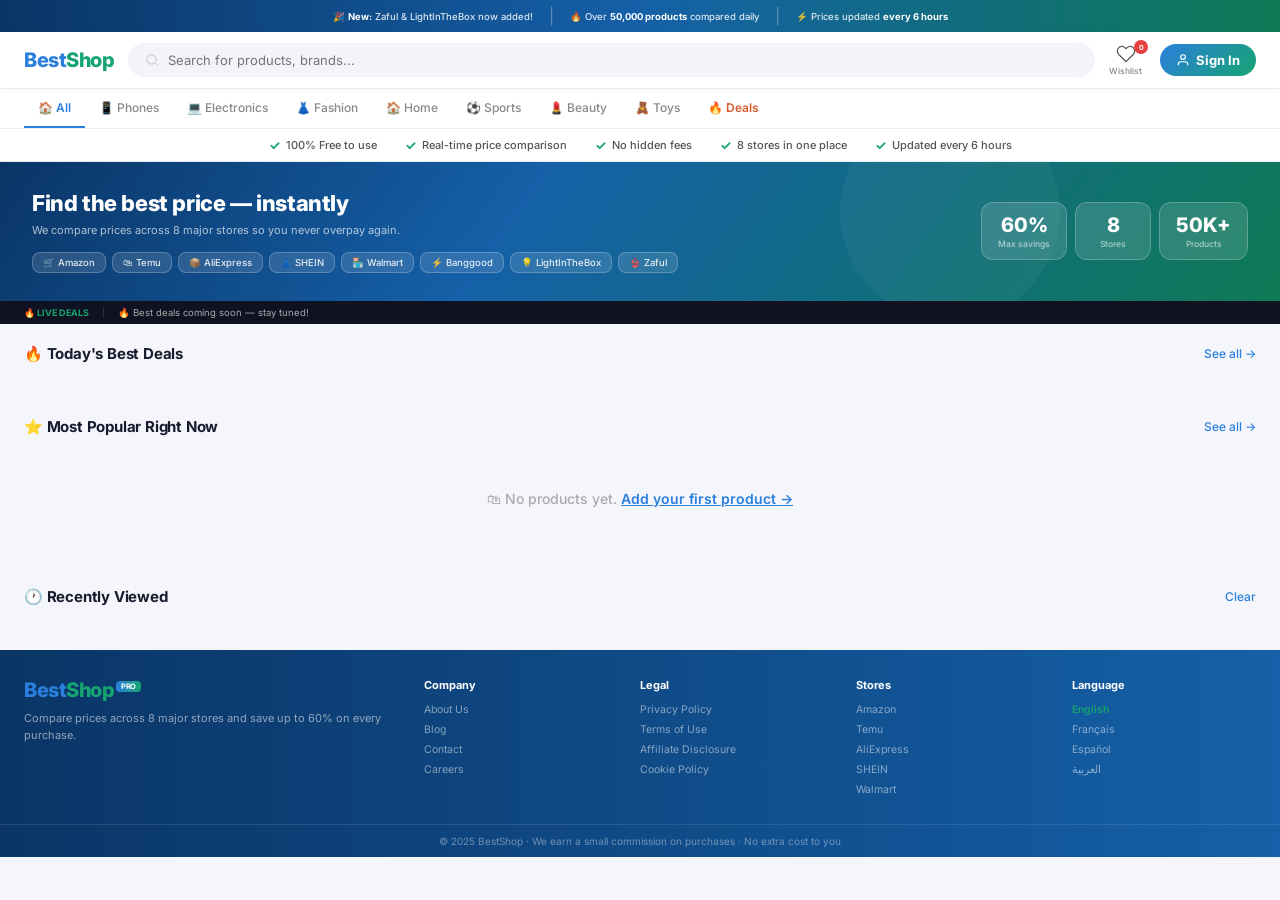
<file: index.html>
<!DOCTYPE html>
<html lang="en">
<head>
  <head>
  <!-- Google tag (gtag.js) -->
<script async src="https://www.googletagmanager.com/gtag/js?id=G-N4NDZJ22W3"></script>
<script>
  window.dataLayer = window.dataLayer || [];
  function gtag(){dataLayer.push(arguments);}
  gtag('js', new Date());

  gtag('config', 'G-N4NDZJ22W3');
</script>
  <meta charset="UTF-8" />
  <meta name="viewport" content="width=device-width, initial-scale=1.0"/>
  <title>BestShop — Compare Prices Across 8 Stores</title>
  <link rel="preconnect" href="https://fonts.googleapis.com">
  <link href="https://fonts.googleapis.com/css2?family=Inter:wght@400;500;600;700;800&display=swap" rel="stylesheet">
  <link rel="stylesheet" href="css/style.css" />
</head>
<body>

  <!-- ANNOUNCEMENT BAR -->
  <div class="announce-bar">
    <span>🎉 <strong>New:</strong> Zaful & LightInTheBox now added!</span>
    <div class="sep">|</div>
    <span>🔥 Over <strong>50,000 products</strong> compared daily</span>
    <div class="sep">|</div>
    <span>⚡ Prices updated <strong>every 6 hours</strong></span>
  </div>

  <!-- NAVBAR -->
  <nav class="navbar">
    <a href="/" class="logo" style="text-decoration:none">
      <span class="best">Best</span><span class="shop">Shop</span>
    </a>
    <div class="search-bar">
      <svg viewBox="0 0 24 24"><circle cx="11" cy="11" r="8"/><path d="m21 21-4.35-4.35"/></svg>
      <input type="text" placeholder="Search for products, brands..." id="searchInput" onkeypress="if(event.key==='Enter')doSearch()"/>
    </div>
    <div class="nav-icons">
      <a href="pages/wishlist.html" class="nav-icon" style="text-decoration:none;position:relative">
        <svg viewBox="0 0 24 24"><path d="M20.84 4.61a5.5 5.5 0 0 0-7.78 0L12 5.67l-1.06-1.06a5.5 5.5 0 0 0-7.78 7.78l1.06 1.06L12 21.23l7.78-7.78 1.06-1.06a5.5 5.5 0 0 0 0-7.78z"/></svg>
        <span class="notif-badge" id="wishBadge">0</span>
        <small>Wishlist</small>
      </a>
      <div id="authArea"></div>
    </div>
  </nav>
  

  <!-- CATEGORIES -->
  <div class="categories">
    <div class="cat active">🏠 All</div>
    <div class="cat">📱 Phones</div>
    <div class="cat">💻 Electronics</div>
    <div class="cat">👗 Fashion</div>
    <div class="cat">🏠 Home</div>
    <div class="cat">⚽ Sports</div>
    <div class="cat">💄 Beauty</div>
    <div class="cat">🧸 Toys</div>
    <div class="cat hot">🔥 Deals</div>
  </div>

  <!-- TRUST BAR -->
  <div class="trust-bar">
    <div class="trust-item"><span class="check">✓</span> 100% Free to use</div>
    <div class="trust-item"><span class="check">✓</span> Real-time price comparison</div>
    <div class="trust-item"><span class="check">✓</span> No hidden fees</div>
    <div class="trust-item"><span class="check">✓</span> 8 stores in one place</div>
    <div class="trust-item"><span class="check">✓</span> Updated every 6 hours</div>
  </div>

  <!-- HERO -->
  <div class="hero">
    <div class="hero-left">
      <h1>Find the best price — instantly</h1>
      <p>We compare prices across 8 major stores so you never overpay again.</p>
      <div class="stores-pills">
        <span class="pill">🛒 Amazon</span>
        <span class="pill">🛍 Temu</span>
        <span class="pill">📦 AliExpress</span>
        <span class="pill">👗 SHEIN</span>
        <span class="pill">🏪 Walmart</span>
        <span class="pill">⚡ Banggood</span>
        <span class="pill">💡 LightInTheBox</span>
        <span class="pill">👙 Zaful</span>
      </div>
    </div>
    <div class="hero-right">
      <div class="hstat"><div class="num">60%</div><div class="lbl">Max savings</div></div>
      <div class="hstat"><div class="num">8</div><div class="lbl">Stores</div></div>
      <div class="hstat"><div class="num">50K+</div><div class="lbl">Products</div></div>
    </div>
  </div>

  <!-- TICKER -->
  <div class="ticker">
    <div class="ticker-label">🔥 LIVE DEALS</div>
    <div class="ticker-track">
      <span>🔥 Best deals coming soon — stay tuned!</span>
    </div>
  </div>
  <!-- DEALS SECTION -->
  <section class="section">
    <div class="section-header">
      <h2>🔥 Today's Best Deals</h2>
      <a href="#">See all →</a>
    </div>
    <div class="deals-row">

    </div>
  </section>

  <!-- PRODUCTS SECTION -->
  <section class="section">
    <div class="section-header">
      <h2>⭐ Most Popular Right Now</h2>
      <a href="#">See all →</a>
    </div>
    <div class="products-grid">
      <div class="empty-state">
        🛍 No products yet.
        <a href="pages/add-product.html">Add your first product →</a>
      </div>
    </div>
  </section>

  <!-- RECENTLY VIEWED -->
  <section class="section">
    <div class="section-header">
      <h2>🕐 Recently Viewed</h2>
      <a href="#">Clear</a>
    </div>
    <div class="recently-row"></div>
  </section>

     

  <!-- FOOTER -->
  <footer class="footer">
    <div class="footer-top">
      <div class="footer-brand">
        <div class="logo"><span class="best">Best</span><span class="shop">Shop</span><sup>PRO</sup></div>
        <p>Compare prices across 8 major stores and save up to 60% on every purchase.</p>
      </div>
      <div class="footer-links">
        <h4>Company</h4>
        <a href="#">About Us</a>
        <a href="#">Blog</a>
        <a href="#">Contact</a>
        <a href="#">Careers</a>
      </div>
      <div class="footer-links">
        <h4>Legal</h4>
        <a href="#">Privacy Policy</a>
        <a href="#">Terms of Use</a>
        <a href="#">Affiliate Disclosure</a>
        <a href="#">Cookie Policy</a>
      </div>
      <div class="footer-links">
        <h4>Stores</h4>
        <a href="#">Amazon</a>
        <a href="#">Temu</a>
        <a href="#">AliExpress</a>
        <a href="#">SHEIN</a>
        <a href="#">Walmart</a>
      </div>
      <div class="footer-links">
        <h4>Language</h4>
        <a href="#" class="lang-active">English</a>
        <a href="#">Français</a>
        <a href="#">Español</a>
        <a href="#">العربية</a>
      </div>
    </div>
    <div class="footer-bottom">
      <span>© 2025 BestShop · We earn a small commission on purchases · No extra cost to you</span>
    </div>
  </footer>
<script>
    let currentUser = null;
    try { currentUser = JSON.parse(localStorage.getItem('bs_user')); } catch(e) {}
    function renderAuth() {
      const area = document.getElementById('authArea');
      if (currentUser) {
        const initial = (currentUser.name || currentUser.email || 'U')[0].toUpperCase();
        area.innerHTML = `<a href="pages/profile.html" style="display:flex;align-items:center;gap:6px;background:#f0f7ff;border:1.5px solid #d0e8ff;border-radius:20px;padding:6px 12px;font-size:12px;font-weight:700;color:#2B7FDD;cursor:pointer;text-decoration:none"><div style="width:22px;height:22px;border-radius:50%;background:linear-gradient(135deg,#2B7FDD,#16A472);color:#fff;font-size:10px;font-weight:800;display:flex;align-items:center;justify-content:center">${initial}</div>${currentUser.name?.split(' ')[0] || 'Account'}</a>`;
      } else {
        area.innerHTML = `<a href="pages/auth.html" style="display:flex;align-items:center;gap:6px;background:linear-gradient(135deg,#2B7FDD,#16A472);color:#fff;border:none;border-radius:20px;padding:8px 16px;font-size:13px;font-weight:700;cursor:pointer;text-decoration:none"><svg viewBox="0 0 24 24" style="width:14px;height:14px;stroke:#fff;fill:none;stroke-width:2"><path d="M20 21v-2a4 4 0 0 0-4-4H8a4 4 0 0 0-4 4v2"/><circle cx="12" cy="7" r="4"/></svg>Sign In</a>`;
      }
    }
    renderAuth();
    const w = JSON.parse(localStorage.getItem('wishlist')||'[]');
    document.getElementById('wishBadge').textContent = w.length;
  </script>
  <script src="js/main.js"></script>
</body>
</html>
</file>
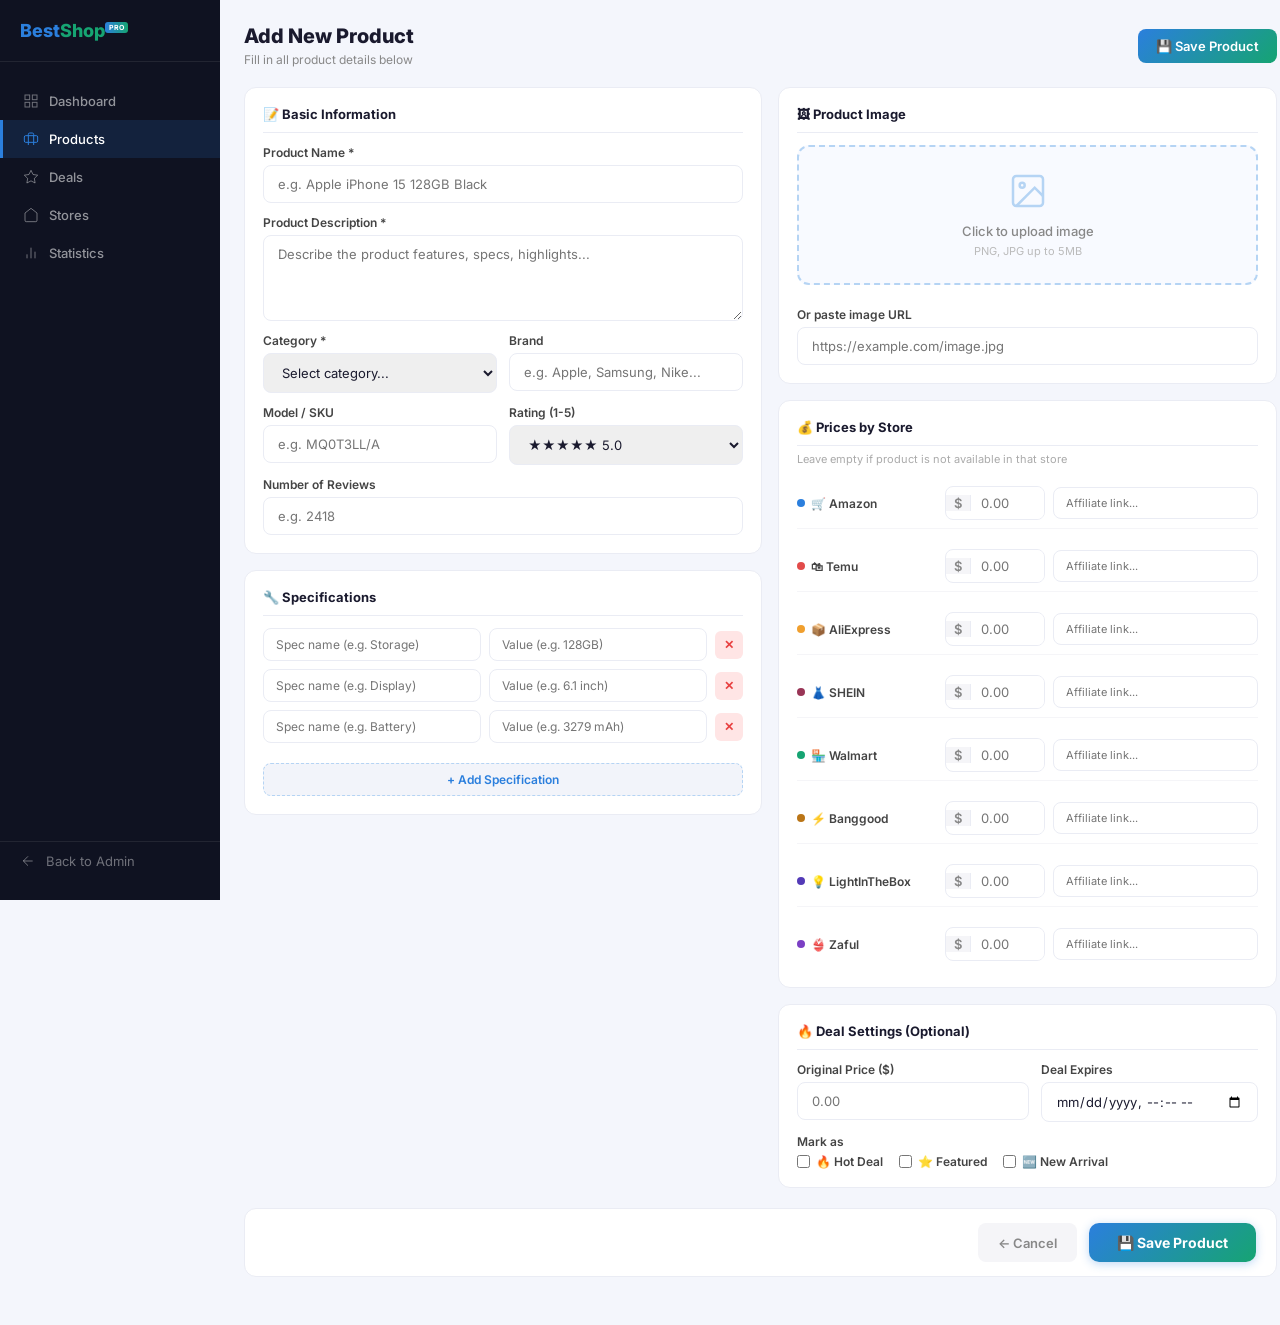
<file: pages/add-product.html>
<!DOCTYPE html>
<html lang="en">
<head>
  <!-- Google tag (gtag.js) -->
<script async src="https://www.googletagmanager.com/gtag/js?id=G-N4NDZJ22W3"></script>
<script>
  window.dataLayer = window.dataLayer || [];
  function gtag(){dataLayer.push(arguments);}
  gtag('js', new Date());

  gtag('config', 'G-N4NDZJ22W3');
</script>
  <meta charset="UTF-8"/>
  <meta name="viewport" content="width=device-width, initial-scale=1.0"/>
  <title>Add Product — BestShop Admin</title>
  <link rel="preconnect" href="https://fonts.googleapis.com">
  <link href="https://fonts.googleapis.com/css2?family=Inter:wght@400;500;600;700;800&display=swap" rel="stylesheet">
  <link rel="stylesheet" href="../css/admin.css"/>
  <link rel="stylesheet" href="../css/add-product.css"/>
</head>
<body>

  <div class="admin-wrap">

    <!-- SIDEBAR -->
    <aside class="sidebar">
      <div class="sb-logo">
        <span class="best">Best</span><span class="shop">Shop</span><sup>PRO</sup>
      </div>
      <nav class="sb-nav">
        <div class="sb-item" onclick="window.location='admin.html'">
          <svg viewBox="0 0 24 24"><rect x="3" y="3" width="7" height="7"/><rect x="14" y="3" width="7" height="7"/><rect x="3" y="14" width="7" height="7"/><rect x="14" y="14" width="7" height="7"/></svg>
          Dashboard
        </div>
        <div class="sb-item active" onclick="window.location='admin.html'">
          <svg viewBox="0 0 24 24"><path d="M20 7H4a2 2 0 0 0-2 2v6a2 2 0 0 0 2 2h16a2 2 0 0 0 2-2V9a2 2 0 0 0-2-2z"/><path d="M16 21V5a2 2 0 0 0-2-2h-4a2 2 0 0 0-2 2v16"/></svg>
          Products
        </div>
        <div class="sb-item" onclick="window.location='admin.html'">
          <svg viewBox="0 0 24 24"><path d="M12 2l3.09 6.26L22 9.27l-5 4.87 1.18 6.88L12 17.77l-6.18 3.25L7 14.14 2 9.27l6.91-1.01L12 2z"/></svg>
          Deals
        </div>
        <div class="sb-item" onclick="window.location='admin.html'">
          <svg viewBox="0 0 24 24"><path d="M3 9l9-7 9 7v11a2 2 0 0 1-2 2H5a2 2 0 0 1-2-2z"/></svg>
          Stores
        </div>
        <div class="sb-item" onclick="window.location='admin.html'">
          <svg viewBox="0 0 24 24"><line x1="18" y1="20" x2="18" y2="10"/><line x1="12" y1="20" x2="12" y2="4"/><line x1="6" y1="20" x2="6" y2="14"/></svg>
          Statistics
        </div>
      </nav>
      <div class="sb-logout" onclick="window.location='admin.html'">
        <svg viewBox="0 0 24 24"><path d="M19 12H5"/><polyline points="12 19 5 12 12 5"/></svg>
        Back to Admin
      </div>
    </aside>

    <!-- MAIN -->
    <main class="admin-main">
      <div class="page-header">
        <div>
          <h1>Add New Product</h1>
          <p class="sub">Fill in all product details below</p>
        </div>
        <button class="add-btn" onclick="saveProduct()">💾 Save Product</button>
      </div>

      <div class="ap-grid">

        <!-- LEFT COLUMN -->
        <div class="ap-left">

          <!-- BASIC INFO -->
          <div class="ap-card">
            <div class="ap-card-title">📝 Basic Information</div>
            <div class="input-group">
              <label>Product Name *</label>
              <input type="text" id="pName" placeholder="e.g. Apple iPhone 15 128GB Black"/>
            </div>
            <div class="input-group">
              <label>Product Description *</label>
              <textarea id="pDesc" rows="4" placeholder="Describe the product features, specs, highlights..."></textarea>
            </div>
            <div class="two-col">
              <div class="input-group">
                <label>Category *</label>
                <select id="pCat">
                  <option value="">Select category...</option>
                  <option>Phones</option>
                  <option>Electronics</option>
                  <option>Fashion</option>
                  <option>Home</option>
                  <option>Sports</option>
                  <option>Beauty</option>
                  <option>Toys</option>
                  <option>Computers</option>
                  <option>Watches</option>
                  <option>Shoes</option>
                </select>
              </div>
              <div class="input-group">
                <label>Brand</label>
                <input type="text" id="pBrand" placeholder="e.g. Apple, Samsung, Nike..."/>
              </div>
            </div>
            <div class="two-col">
              <div class="input-group">
                <label>Model / SKU</label>
                <input type="text" id="pModel" placeholder="e.g. MQ0T3LL/A"/>
              </div>
              <div class="input-group">
                <label>Rating (1-5)</label>
                <select id="pRating">
                  <option value="5">★★★★★ 5.0</option>
                  <option value="4.5">★★★★½ 4.5</option>
                  <option value="4">★★★★☆ 4.0</option>
                  <option value="3.5">★★★½☆ 3.5</option>
                  <option value="3">★★★☆☆ 3.0</option>
                </select>
              </div>
            </div>
            <div class="input-group">
              <label>Number of Reviews</label>
              <input type="number" id="pReviews" placeholder="e.g. 2418"/>
            </div>
          </div>

          <!-- SPECS -->
          <div class="ap-card">
            <div class="ap-card-title">🔧 Specifications</div>
            <div id="specsList">
              <div class="spec-input-row">
                <input type="text" placeholder="Spec name (e.g. Storage)" class="spec-key"/>
                <input type="text" placeholder="Value (e.g. 128GB)" class="spec-val"/>
                <button class="del-spec-btn" onclick="removeSpec(this)">✕</button>
              </div>
              <div class="spec-input-row">
                <input type="text" placeholder="Spec name (e.g. Display)" class="spec-key"/>
                <input type="text" placeholder="Value (e.g. 6.1 inch)" class="spec-val"/>
                <button class="del-spec-btn" onclick="removeSpec(this)">✕</button>
              </div>
              <div class="spec-input-row">
                <input type="text" placeholder="Spec name (e.g. Battery)" class="spec-key"/>
                <input type="text" placeholder="Value (e.g. 3279 mAh)" class="spec-val"/>
                <button class="del-spec-btn" onclick="removeSpec(this)">✕</button>
              </div>
            </div>
            <button class="add-spec-btn" onclick="addSpec()">+ Add Specification</button>
          </div>

        </div>

        <!-- RIGHT COLUMN -->
        <div class="ap-right">

          <!-- IMAGE -->
          <div class="ap-card">
            <div class="ap-card-title">🖼 Product Image</div>
            <div class="img-upload-area" id="imgUploadArea" onclick="document.getElementById('imgInput').click()">
              <div class="img-preview" id="imgPreview">
                <svg viewBox="0 0 24 24"><rect x="3" y="3" width="18" height="18" rx="2"/><circle cx="8.5" cy="8.5" r="1.5"/><polyline points="21 15 16 10 5 21"/></svg>
                <p>Click to upload image</p>
                <small>PNG, JPG up to 5MB</small>
              </div>
            </div>
            <input type="file" id="imgInput" accept="image/*" style="display:none" onchange="previewImage(this)"/>
            <div class="input-group" style="margin-top:10px">
              <label>Or paste image URL</label>
              <input type="text" id="pImgUrl" placeholder="https://example.com/image.jpg" oninput="previewUrl(this.value)"/>
            </div>
          </div>

          <!-- PRICES -->
          <div class="ap-card">
            <div class="ap-card-title">💰 Prices by Store</div>
            <p class="prices-note">Leave empty if product is not available in that store</p>

            <div class="price-input-row">
              <div class="store-label">
                <span class="store-dot-sm" style="background:#2B7FDD"></span>
                🛒 Amazon
              </div>
              <div class="price-field">
                <span>$</span>
                <input type="number" id="prAmazon" placeholder="0.00" step="0.01"/>
              </div>
              <div class="input-group aff-group">
                <input type="text" id="affAmazon" placeholder="Affiliate link..."/>
              </div>
            </div>

            <div class="price-input-row">
              <div class="store-label">
                <span class="store-dot-sm" style="background:#E24B4A"></span>
                🛍 Temu
              </div>
              <div class="price-field">
                <span>$</span>
                <input type="number" id="prTemu" placeholder="0.00" step="0.01"/>
              </div>
              <div class="input-group aff-group">
                <input type="text" id="affTemu" placeholder="Affiliate link..."/>
              </div>
            </div>

            <div class="price-input-row">
              <div class="store-label">
                <span class="store-dot-sm" style="background:#F09F2E"></span>
                📦 AliExpress
              </div>
              <div class="price-field">
                <span>$</span>
                <input type="number" id="prAli" placeholder="0.00" step="0.01"/>
              </div>
              <div class="input-group aff-group">
                <input type="text" id="affAli" placeholder="Affiliate link..."/>
              </div>
            </div>

            <div class="price-input-row">
              <div class="store-label">
                <span class="store-dot-sm" style="background:#993556"></span>
                👗 SHEIN
              </div>
              <div class="price-field">
                <span>$</span>
                <input type="number" id="prShein" placeholder="0.00" step="0.01"/>
              </div>
              <div class="input-group aff-group">
                <input type="text" id="affShein" placeholder="Affiliate link..."/>
              </div>
            </div>

            <div class="price-input-row">
              <div class="store-label">
                <span class="store-dot-sm" style="background:#16A472"></span>
                🏪 Walmart
              </div>
              <div class="price-field">
                <span>$</span>
                <input type="number" id="prWalmart" placeholder="0.00" step="0.01"/>
              </div>
              <div class="input-group aff-group">
                <input type="text" id="affWalmart" placeholder="Affiliate link..."/>
              </div>
            </div>

            <div class="price-input-row">
              <div class="store-label">
                <span class="store-dot-sm" style="background:#BA7517"></span>
                ⚡ Banggood
              </div>
              <div class="price-field">
                <span>$</span>
                <input type="number" id="prBanggood" placeholder="0.00" step="0.01"/>
              </div>
              <div class="input-group aff-group">
                <input type="text" id="affBanggood" placeholder="Affiliate link..."/>
              </div>
            </div>

            <div class="price-input-row">
              <div class="store-label">
                <span class="store-dot-sm" style="background:#533AB7"></span>
                💡 LightInTheBox
              </div>
              <div class="price-field">
                <span>$</span>
                <input type="number" id="prLight" placeholder="0.00" step="0.01"/>
              </div>
              <div class="input-group aff-group">
                <input type="text" id="affLight" placeholder="Affiliate link..."/>
              </div>
            </div>

            <div class="price-input-row">
              <div class="store-label">
                <span class="store-dot-sm" style="background:#7B3FC4"></span>
                👙 Zaful
              </div>
              <div class="price-field">
                <span>$</span>
                <input type="number" id="prZaful" placeholder="0.00" step="0.01"/>
              </div>
              <div class="input-group aff-group">
                <input type="text" id="affZaful" placeholder="Affiliate link..."/>
              </div>
            </div>

          </div>

          <!-- DEAL SETTINGS -->
          <div class="ap-card">
            <div class="ap-card-title">🔥 Deal Settings (Optional)</div>
            <div class="two-col">
              <div class="input-group">
                <label>Original Price ($)</label>
                <input type="number" id="pOriginal" placeholder="0.00" step="0.01"/>
              </div>
              <div class="input-group">
                <label>Deal Expires</label>
                <input type="datetime-local" id="pExpiry"/>
              </div>
            </div>
            <div class="input-group">
              <label>Mark as</label>
              <div class="checkbox-row">
                <label class="cb-label"><input type="checkbox" id="chkHot"/> 🔥 Hot Deal</label>
                <label class="cb-label"><input type="checkbox" id="chkFeatured"/> ⭐ Featured</label>
                <label class="cb-label"><input type="checkbox" id="chkNew"/> 🆕 New Arrival</label>
              </div>
            </div>
          </div>

        </div>
      </div>

      <!-- SAVE BAR -->
      <div class="save-bar">
        <button class="cancel-btn" onclick="window.location='admin.html'">← Cancel</button>
        <button class="save-btn-big" onclick="saveProduct()">💾 Save Product</button>
      </div>

    </main>
  </div>

  <script src="../js/add-product.js"></script>
</body>
</html>
</file>
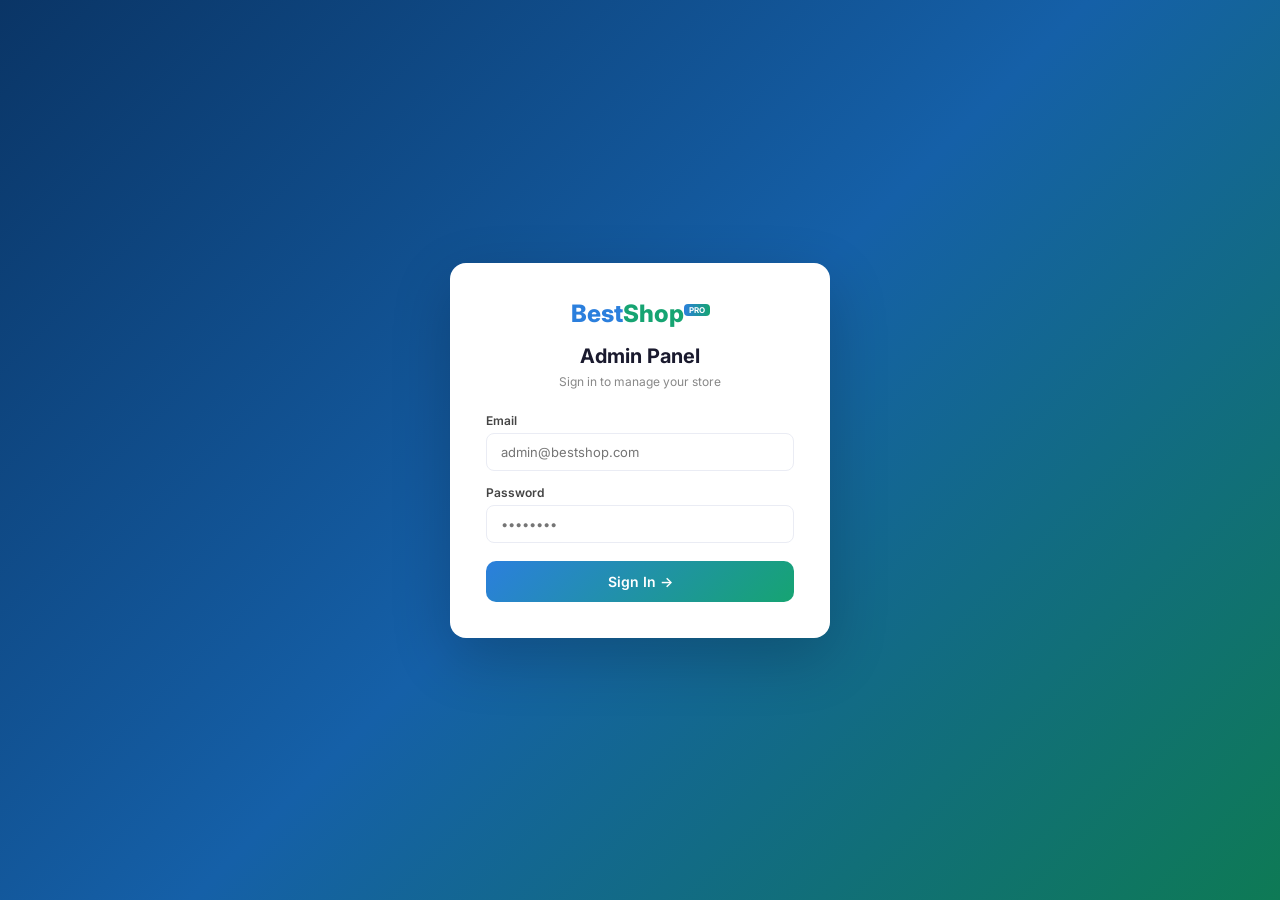
<file: pages/admin.html>
<!DOCTYPE html>
<html lang="en">
<head>
  <meta charset="UTF-8"/>
  <meta name="viewport" content="width=device-width, initial-scale=1.0"/>
  <title>Admin Panel — BestShop</title>
  <link rel="preconnect" href="https://fonts.googleapis.com">
  <link href="https://fonts.googleapis.com/css2?family=Inter:wght@400;500;600;700;800&display=swap" rel="stylesheet">
  <link rel="stylesheet" href="../css/admin.css"/>
</head>
<body>

  <!-- LOGIN SCREEN -->
  <div class="login-screen" id="loginScreen">
    <div class="login-box">
      <div class="login-logo">
        <span class="best">Best</span><span class="shop">Shop</span><sup>PRO</sup>
      </div>
      <h2>Admin Panel</h2>
      <p>Sign in to manage your store</p>
      <div class="login-form">
        <div class="input-group">
          <label>Email</label>
<input type="email" id="adminEmail" placeholder="admin@bestshop.com" autocomplete="off"/>        </div>
        <div class="input-group">
          <label>Password</label>
          <input type="password" id="adminPass" placeholder="••••••••" autocomplete="new-password"/>
        </div>
        <button class="login-btn" onclick="doLogin()">Sign In →</button>
        <div class="login-error" id="loginError">❌ Wrong email or password</div>
      </div>
    </div>
  </div>

  <!-- ADMIN DASHBOARD -->
  <div class="admin-wrap" id="adminDash" style="display:none">

    <!-- SIDEBAR -->
    <aside class="sidebar">
      <div class="sb-logo">
        <span class="best">Best</span><span class="shop">Shop</span><sup>PRO</sup>
      </div>
      <nav class="sb-nav">
        <div class="sb-item active" onclick="showTab('dashboard')">
          <svg viewBox="0 0 24 24"><rect x="3" y="3" width="7" height="7"/><rect x="14" y="3" width="7" height="7"/><rect x="3" y="14" width="7" height="7"/><rect x="14" y="14" width="7" height="7"/></svg>
          Dashboard
        </div>
        <div class="sb-item" onclick="showTab('products')">
          <svg viewBox="0 0 24 24"><path d="M20 7H4a2 2 0 0 0-2 2v6a2 2 0 0 0 2 2h16a2 2 0 0 0 2-2V9a2 2 0 0 0-2-2z"/><path d="M16 21V5a2 2 0 0 0-2-2h-4a2 2 0 0 0-2 2v16"/></svg>
          Products
        </div>
        <div class="sb-item" onclick="showTab('deals')">
          <svg viewBox="0 0 24 24"><path d="M12 2l3.09 6.26L22 9.27l-5 4.87 1.18 6.88L12 17.77l-6.18 3.25L7 14.14 2 9.27l6.91-1.01L12 2z"/></svg>
          Deals
        </div>
        <div class="sb-item" onclick="showTab('stores')">
          <svg viewBox="0 0 24 24"><path d="M3 9l9-7 9 7v11a2 2 0 0 1-2 2H5a2 2 0 0 1-2-2z"/></svg>
          Stores
        </div>
        <div class="sb-item" onclick="showTab('stats')">
          <svg viewBox="0 0 24 24"><line x1="18" y1="20" x2="18" y2="10"/><line x1="12" y1="20" x2="12" y2="4"/><line x1="6" y1="20" x2="6" y2="14"/></svg>
          Statistics
        </div>
      </nav>
      <a href="alex.html" style="display:flex;align-items:center;gap:10px;padding:12px 16px;margin:8px;border-radius:10px;background:linear-gradient(135deg,rgba(108,99,255,0.2),rgba(0,212,170,0.1));border:1px solid rgba(108,99,255,0.3);color:#fff;text-decoration:none;font-weight:600">🤖 Alex AI</a><div class="sb-logout" onclick="doLogout()">
        <svg viewBox="0 0 24 24"><path d="M9 21H5a2 2 0 0 1-2-2V5a2 2 0 0 1 2-2h4"/><polyline points="16 17 21 12 16 7"/><line x1="21" y1="12" x2="9" y2="12"/></svg>
        Logout
      </div>
    </aside>

    <!-- MAIN CONTENT -->
    <main class="admin-main">

      <!-- DASHBOARD TAB -->
      <div class="tab-content active" id="tab-dashboard">
        <div class="page-header">
          <h1>Dashboard</h1>
          <span class="date" id="currentDate"></span>
        </div>
        <div class="stats-grid">
          <div class="stat-card">
            <div class="stat-icon" style="background:#E6F1FB">📦</div>
            <div class="stat-info">
              <div class="stat-num">0</div>
              <div class="stat-label">Total Products</div>
            </div>
            <div class="stat-change up">+12 this week</div>
          </div>
          <div class="stat-card">
            <div class="stat-icon" style="background:#E0F5EE">💰</div>
            <div class="stat-info">
              <div class="stat-num">0</div>
              <div class="stat-label">Clicks Today</div>
            </div>
            <div class="stat-change up">+8% vs yesterday</div>
          </div>
          <div class="stat-card">
            <div class="stat-icon" style="background:#FFF0F5">🛒</div>
            <div class="stat-info">
              <div class="stat-num">$324</div>
              <div class="stat-label">Est. Commission</div>
            </div>
            <div class="stat-change up">+$48 today</div>
          </div>
          <div class="stat-card">
            <div class="stat-icon" style="background:#FEF3E2">🔥</div>
            <div class="stat-info">
              <div class="stat-num">0</div>
              <div class="stat-label">Active Deals</div>
            </div>
            <div class="stat-change down">3 expiring soon</div>
          </div>
        </div>

        <div class="recent-section">
          <h3>Top Clicked Products Today</h3>
          <table class="admin-table">
            <thead>
              <tr>
                <th>Product</th>
                <th>Category</th>
                <th>Best Price</th>
                <th>Store</th>
                <th>Clicks</th>
              </tr>
            </thead>
            <tbody>
              <tr>
                <td><strong>Apple iPhone 15 128GB</strong></td>
                <td><span class="tag blue">Phones</span></td>
                <td class="green">$699</td>
                <td>Temu</td>
                <td><strong>342</strong></td>
              </tr>
              <tr>
                <td><strong>Sony WH-1000XM5</strong></td>
                <td><span class="tag blue">Electronics</span></td>
                <td class="green">$241</td>
                <td>AliExpress</td>
                <td><strong>289</strong></td>
              </tr>
              <tr>
                <td><strong>Nike Air Max 270</strong></td>
                <td><span class="tag pink">Fashion</span></td>
                <td class="green">$89</td>
                <td>SHEIN</td>
                <td><strong>198</strong></td>
              </tr>
              <tr>
                <td><strong>Samsung Galaxy S24</strong></td>
                <td><span class="tag blue">Phones</span></td>
                <td class="green">$649</td>
                <td>AliExpress</td>
                <td><strong>176</strong></td>
              </tr>
              <tr>
                <td><strong>Apple Watch SE 2</strong></td>
                <td><span class="tag blue">Electronics</span></td>
                <td class="green">$179</td>
                <td>Amazon</td>
                <td><strong>154</strong></td>
              </tr>
            </tbody>
          </table>
        </div>
      </div>

      <!-- PRODUCTS TAB -->
      <div class="tab-content" id="tab-products">
        <div class="page-header">
          <h1>Products</h1>
          <button class="add-btn" onclick="showAddProduct()">+ Add Product</button>
        </div>

        <!-- ADD PRODUCT FORM -->
        <div class="add-form" id="addProductForm" style="display:none">
          <h3>Add New Product</h3>
          <div class="form-grid">
            <div class="input-group">
              <label>Product Name</label>
              <input type="text" id="newName" placeholder="e.g. Samsung Galaxy S25"/>
            </div>
            <div class="input-group">
              <label>Category</label>
              <select id="newCat">
                <option>Phones</option>
                <option>Electronics</option>
                <option>Fashion</option>
                <option>Home</option>
                <option>Sports</option>
                <option>Beauty</option>
                <option>Toys</option>
              </select>
            </div>
            <div class="input-group">
              <label>Amazon Price ($)</label>
              <input type="number" id="newAmazon" placeholder="0.00"/>
            </div>
            <div class="input-group">
              <label>Temu Price ($)</label>
              <input type="number" id="newTemu" placeholder="0.00"/>
            </div>
            <div class="input-group">
              <label>AliExpress Price ($)</label>
              <input type="number" id="newAli" placeholder="0.00"/>
            </div>
            <div class="input-group">
              <label>SHEIN Price ($)</label>
              <input type="number" id="newShein" placeholder="0.00"/>
            </div>
            <div class="input-group">
              <label>Walmart Price ($)</label>
              <input type="number" id="newWalmart" placeholder="0.00"/>
            </div>
            <div class="input-group">
              <label>Banggood Price ($)</label>
              <input type="number" id="newBanggood" placeholder="0.00"/>
            </div>
          </div>
          <div class="form-actions">
            <button class="save-btn" onclick="saveProduct()">Save Product ✓</button>
            <button class="cancel-btn" onclick="hideAddProduct()">Cancel</button>
          </div>
        </div>

        <table class="admin-table">
          <thead>
            <tr>
              <th>Product</th>
              <th>Category</th>
              <th>Best Price</th>
              <th>Best Store</th>
              <th>Actions</th>
            </tr>
          </thead>
          <tbody id="productsTableBody">
            <tr>
              <td><strong>Apple iPhone 15 128GB</strong></td>
              <td><span class="tag blue">Phones</span></td>
              <td class="green">$699</td>
              <td>Temu</td>
              <td>
                <button class="edit-btn">Edit</button>
                <button class="del-btn">Delete</button>
              </td>
            </tr>
            <tr>
              <td><strong>Sony WH-1000XM5</strong></td>
              <td><span class="tag blue">Electronics</span></td>
              <td class="green">$241</td>
              <td>AliExpress</td>
              <td>
                <button class="edit-btn">Edit</button>
                <button class="del-btn">Delete</button>
              </td>
            </tr>
            <tr>
              <td><strong>Nike Air Max 270</strong></td>
              <td><span class="tag pink">Fashion</span></td>
              <td class="green">$89</td>
              <td>SHEIN</td>
              <td>
                <button class="edit-btn">Edit</button>
                <button class="del-btn">Delete</button>
              </td>
            </tr>
          </tbody>
        </table>
      </div>

      <!-- DEALS TAB -->
      <div class="tab-content" id="tab-deals">
        <div class="page-header">
          <h1>Deals</h1>
          <button class="add-btn">+ Add Deal</button>
        </div>
        <table class="admin-table">
          <thead>
            <tr>
              <th>Product</th>
              <th>Original Price</th>
              <th>Deal Price</th>
              <th>Discount</th>
              <th>Store</th>
              <th>Expires</th>
              <th>Actions</th>
            </tr>
          </thead>
          <tbody>
            <tr>
              <td><strong>Sony WH-1000XM5</strong></td>
              <td>$349</td>
              <td class="green">$241</td>
              <td><span class="tag red">-31%</span></td>
              <td>AliExpress</td>
              <td>Today 11:59pm</td>
              <td><button class="edit-btn">Edit</button><button class="del-btn">Delete</button></td>
            </tr>
            <tr>
              <td><strong>Nike Air Force 1</strong></td>
              <td>$110</td>
              <td class="green">$85</td>
              <td><span class="tag red">-23%</span></td>
              <td>Walmart</td>
              <td>Tomorrow 6pm</td>
              <td><button class="edit-btn">Edit</button><button class="del-btn">Delete</button></td>
            </tr>
            <tr>
              <td><strong>SHEGLAM Palette Pro</strong></td>
              <td>$0</td>
              <td class="green">$14</td>
              <td><span class="tag red">-56%</span></td>
              <td>SHEIN</td>
              <td>3 days left</td>
              <td><button class="edit-btn">Edit</button><button class="del-btn">Delete</button></td>
            </tr>
          </tbody>
        </table>
      </div>

      <!-- STORES TAB -->
      <div class="tab-content" id="tab-stores">
        <div class="page-header"><h1>Stores & Affiliate Links</h1></div>
        <div class="stores-grid">
          <div class="store-card">
            <div class="store-emoji">🛒</div>
            <div class="store-name">Amazon</div>
            <div class="store-status active">● Active</div>
            <input type="text" placeholder="Your affiliate link..." class="aff-input"/>
            <button class="save-btn" style="width:100%;margin-top:8px">Save Link</button>
          </div>
          <div class="store-card">
            <div class="store-emoji">🛍</div>
            <div class="store-name">Temu</div>
            <div class="store-status active">● Active</div>
            <input type="text" placeholder="Your affiliate link..." class="aff-input"/>
            <button class="save-btn" style="width:100%;margin-top:8px">Save Link</button>
          </div>
          <div class="store-card">
            <div class="store-emoji">📦</div>
            <div class="store-name">AliExpress</div>
            <div class="store-status active">● Active</div>
            <input type="text" placeholder="Your affiliate link..." class="aff-input"/>
            <button class="save-btn" style="width:100%;margin-top:8px">Save Link</button>
          </div>
          <div class="store-card">
            <div class="store-emoji">👗</div>
            <div class="store-name">SHEIN</div>
            <div class="store-status active">● Active</div>
            <input type="text" placeholder="Your affiliate link..." class="aff-input"/>
            <button class="save-btn" style="width:100%;margin-top:8px">Save Link</button>
          </div>
          <div class="store-card">
            <div class="store-emoji">🏪</div>
            <div class="store-name">Walmart</div>
            <div class="store-status active">● Active</div>
            <input type="text" placeholder="Your affiliate link..." class="aff-input"/>
            <button class="save-btn" style="width:100%;margin-top:8px">Save Link</button>
          </div>
          <div class="store-card">
            <div class="store-emoji">⚡</div>
            <div class="store-name">Banggood</div>
            <div class="store-status active">● Active</div>
            <input type="text" placeholder="Your affiliate link..." class="aff-input"/>
            <button class="save-btn" style="width:100%;margin-top:8px">Save Link</button>
          </div>
          <div class="store-card">
            <div class="store-emoji">💡</div>
            <div class="store-name">LightInTheBox</div>
            <div class="store-status active">● Active</div>
            <input type="text" placeholder="Your affiliate link..." class="aff-input"/>
            <button class="save-btn" style="width:100%;margin-top:8px">Save Link</button>
          </div>
          <div class="store-card">
            <div class="store-emoji">👙</div>
            <div class="store-name">Zaful</div>
            <div class="store-status active">● Active</div>
            <input type="text" placeholder="Your affiliate link..." class="aff-input"/>
            <button class="save-btn" style="width:100%;margin-top:8px">Save Link</button>
          </div>
        </div>
      </div>

      <!-- STATS TAB -->
      <div class="tab-content" id="tab-stats">
        <div class="page-header"><h1>Statistics</h1></div>
        <div class="stats-grid">
          <div class="stat-card">
            <div class="stat-icon" style="background:#E6F1FB">👁</div>
            <div class="stat-info">
              <div class="stat-num">12,430</div>
              <div class="stat-label">Total Visitors</div>
            </div>
            <div class="stat-change up">+18% this month</div>
          </div>
          <div class="stat-card">
            <div class="stat-icon" style="background:#E0F5EE">🖱</div>
            <div class="stat-info">
              <div class="stat-num">3,218</div>
              <div class="stat-label">Total Clicks</div>
            </div>
            <div class="stat-change up">+22% this month</div>
          </div>
          <div class="stat-card">
            <div class="stat-icon" style="background:#FEF3E2">💵</div>
            <div class="stat-info">
              <div class="stat-num">$1,240</div>
              <div class="stat-label">Total Commission</div>
            </div>
            <div class="stat-change up">+$32this week</div>
          </div>
          <div class="stat-card">
            <div class="stat-icon" style="background:#FFF0F5">❤️</div>
            <div class="stat-info">
              <div class="stat-num">0</div>
              <div class="stat-label">Wishlisted Items</div>
            </div>
            <div class="stat-change up">+34 today</div>
          </div>
        </div>
        <div class="recent-section">
          <h3>Clicks by Store</h3>
          <table class="admin-table">
            <thead>
              <tr><th>Store</th><th>Clicks</th><th>Commission Rate</th><th>Est. Earnings</th></tr>
            </thead>
            <tbody>
              <tr><td>Amazon</td><td>1,240</td><td>3%</td><td class="green">$420</td></tr>
              <tr><td>AliExpress</td><td>890</td><td>4%</td><td class="green">$310</td></tr>
              <tr><td>Temu</td><td>642</td><td>5%</td><td class="green">$280</td></tr>
              <tr><td>SHEIN</td><td>280</td><td>10%</td><td class="green">$140</td></tr>
              <tr><td>Walmart</td><td>166</td><td>4%</td><td class="green">$90</td></tr>
            </tbody>
          </table>
        </div>
      </div>

    </main>
  </div>

  <script src="../js/admin.js"></script>
</body>
</html>
</file>
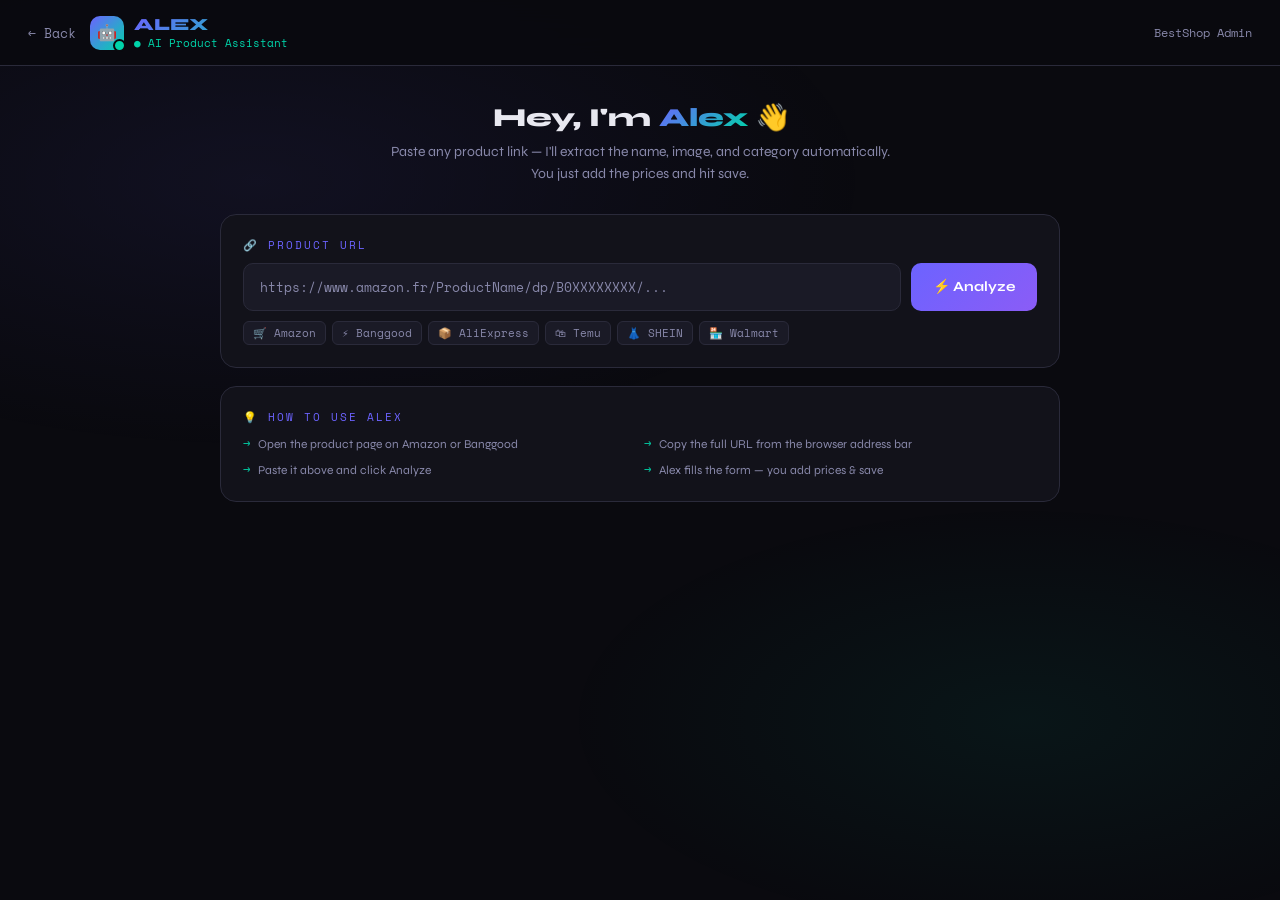
<file: pages/alex.html>
<!DOCTYPE html>
<html lang="en">
<head>
  <meta charset="UTF-8" />
  <meta name="viewport" content="width=device-width, initial-scale=1.0"/>
  <title>Alex — AI Product Assistant | BestShop</title>
  <link href="https://fonts.googleapis.com/css2?family=Space+Mono:wght@400;700&family=Syne:wght@400;600;700;800&display=swap" rel="stylesheet">
  <style>
    :root {
      --bg: #0a0a0f; --surface: #12121a; --surface2: #1a1a26;
      --border: #2a2a3a; --accent: #6c63ff; --accent2: #00d4aa;
      --accent3: #ff6b6b; --text: #e8e8f0; --text2: #8888aa;
    }
    * { margin:0; padding:0; box-sizing:border-box; }
    body { font-family:'Syne',sans-serif; background:var(--bg); color:var(--text); min-height:100vh; }
    body::before {
      content:''; position:fixed; inset:0;
      background: radial-gradient(ellipse 80% 50% at 20% 20%,rgba(108,99,255,0.08) 0%,transparent 60%),
                  radial-gradient(ellipse 60% 40% at 80% 80%,rgba(0,212,170,0.06) 0%,transparent 60%);
      pointer-events:none; z-index:0;
    }
    .header {
      position:sticky; top:0; z-index:100;
      background:rgba(10,10,15,0.95); backdrop-filter:blur(20px);
      border-bottom:1px solid var(--border); padding:14px 28px;
      display:flex; align-items:center; justify-content:space-between;
    }
    .header-left { display:flex; align-items:center; gap:14px; }
    .back-btn { color:var(--text2); text-decoration:none; font-size:13px; font-family:'Space Mono',monospace; }
    .alex-badge { display:flex; align-items:center; gap:10px; }
    .alex-avatar {
      width:34px; height:34px; border-radius:10px;
      background:linear-gradient(135deg,var(--accent),var(--accent2));
      display:flex; align-items:center; justify-content:center; font-size:16px; position:relative;
    }
    .alex-avatar::after {
      content:''; position:absolute; bottom:-2px; right:-2px;
      width:9px; height:9px; background:var(--accent2);
      border-radius:50%; border:2px solid var(--bg); animation:pulse 2s infinite;
    }
    @keyframes pulse { 0%,100%{opacity:1;transform:scale(1)} 50%{opacity:0.5;transform:scale(0.85)} }
    .alex-name { font-size:17px; font-weight:800; background:linear-gradient(135deg,var(--accent),var(--accent2)); -webkit-background-clip:text; -webkit-text-fill-color:transparent; }
    .alex-status { font-size:11px; color:var(--accent2); font-family:'Space Mono',monospace; }
    .main { position:relative; z-index:1; max-width:880px; margin:0 auto; padding:36px 20px; }
    .intro { text-align:center; margin-bottom:28px; animation:fadeUp 0.5s ease; }
    @keyframes fadeUp { from{opacity:0;transform:translateY(16px)} to{opacity:1;transform:translateY(0)} }
    .intro h1 { font-size:26px; font-weight:800; margin-bottom:8px; }
    .intro p { color:var(--text2); font-size:14px; line-height:1.6; }
    .box { background:var(--surface); border:1px solid var(--border); border-radius:16px; padding:22px; margin-bottom:18px; }
    .label { font-size:11px; font-family:'Space Mono',monospace; color:var(--accent); letter-spacing:2px; text-transform:uppercase; margin-bottom:10px; display:flex; align-items:center; gap:6px; }
    .url-row { display:flex; gap:10px; }
    .url-input {
      flex:1; background:var(--surface2); border:1px solid var(--border);
      border-radius:10px; padding:13px 16px; color:var(--text);
      font-family:'Space Mono',monospace; font-size:13px; outline:none; transition:border-color 0.2s;
    }
    .url-input:focus { border-color:var(--accent); }
    .url-input::placeholder { color:var(--text2); }
    .analyze-btn {
      background:linear-gradient(135deg,var(--accent),#8b5cf6); color:#fff;
      border:none; border-radius:10px; padding:13px 22px;
      font-family:'Syne',sans-serif; font-size:14px; font-weight:700;
      cursor:pointer; white-space:nowrap; display:flex; align-items:center; gap:6px;
      transition:opacity 0.2s,transform 0.1s;
    }
    .analyze-btn:hover { opacity:0.9; transform:translateY(-1px); }
    .analyze-btn:disabled { opacity:0.5; cursor:not-allowed; transform:none; }
    .tags { margin-top:10px; display:flex; gap:6px; flex-wrap:wrap; }
    .tag { font-size:11px; font-family:'Space Mono',monospace; color:var(--text2); background:var(--surface2); border:1px solid var(--border); border-radius:6px; padding:3px 9px; }
    .how-grid { display:grid; grid-template-columns:1fr 1fr; gap:8px; }
    .how-step { font-size:12px; color:var(--text2); display:flex; align-items:flex-start; gap:8px; line-height:1.5; }
    .how-step::before { content:'→'; color:var(--accent2); font-family:'Space Mono',monospace; flex-shrink:0; }
    .error-box { display:none; background:rgba(255,107,107,0.1); border:1px solid rgba(255,107,107,0.3); border-radius:10px; padding:14px 18px; color:var(--accent3); font-size:13px; margin-bottom:16px; font-family:'Space Mono',monospace; }
    .error-box.show { display:block; }
    .loading { display:none; text-align:center; padding:32px; }
    .loading.show { display:block; }
    .spinner { width:44px; height:44px; border:3px solid var(--border); border-top-color:var(--accent); border-radius:50%; animation:spin 0.8s linear infinite; margin:0 auto 14px; }
    @keyframes spin { to{transform:rotate(360deg)} }
    .loading-text { color:var(--text2); font-family:'Space Mono',monospace; font-size:13px; }
    .loading-step { color:var(--accent2); font-size:12px; margin-top:6px; font-family:'Space Mono',monospace; }
    .result { display:none; animation:fadeUp 0.4s ease; }
    .result.show { display:block; }
    .preview { display:flex; gap:20px; align-items:flex-start; }
    .preview-img { width:130px; height:130px; border-radius:10px; background:var(--surface2); border:1px solid var(--border); overflow:hidden; flex-shrink:0; display:flex; align-items:center; justify-content:center; font-size:36px; }
    .preview-img img { width:100%; height:100%; object-fit:contain; }
    .preview-store { font-size:11px; font-family:'Space Mono',monospace; color:var(--accent2); letter-spacing:2px; text-transform:uppercase; margin-bottom:5px; }
    .preview-name { font-size:17px; font-weight:800; margin-bottom:6px; line-height:1.3; }
    .preview-asin { font-size:11px; font-family:'Space Mono',monospace; color:var(--text2); margin-bottom:6px; }
    .preview-price { font-size:20px; font-weight:800; color:var(--accent2); font-family:'Space Mono',monospace; }
    .form-title { font-size:12px; font-weight:700; color:var(--accent); font-family:'Space Mono',monospace; letter-spacing:1px; text-transform:uppercase; margin-bottom:16px; margin-top:8px; }
    .form-grid { display:grid; grid-template-columns:1fr 1fr; gap:12px; margin-bottom:12px; }
    .fg { display:flex; flex-direction:column; gap:5px; }
    .fg.full { grid-column:1/-1; }
    .fg label { font-size:10px; font-family:'Space Mono',monospace; color:var(--text2); letter-spacing:1px; text-transform:uppercase; }
    .fg input,.fg textarea,.fg select { background:var(--surface2); border:1px solid var(--border); border-radius:8px; padding:11px 13px; color:var(--text); font-family:'Syne',sans-serif; font-size:13px; outline:none; transition:border-color 0.2s; width:100%; }
    .fg input:focus,.fg textarea:focus,.fg select:focus { border-color:var(--accent); }
    .fg textarea { resize:vertical; min-height:68px; }
    .fg select option { background:var(--surface2); }
    .prices-grid { display:grid; grid-template-columns:repeat(4,1fr); gap:10px; margin-bottom:14px; }
    .pc { background:var(--surface2); border:1px solid var(--border); border-radius:10px; padding:11px; transition:border-color 0.2s; }
    .pc:focus-within { border-color:var(--accent); }
    .pc-name { font-size:10px; font-family:'Space Mono',monospace; color:var(--text2); margin-bottom:5px; text-transform:uppercase; letter-spacing:1px; display:flex; align-items:center; gap:4px; }
    .dot { width:7px; height:7px; border-radius:50%; display:inline-block; }
    .pr { display:flex; align-items:center; gap:3px; }
    .pr-sym { color:var(--accent2); font-family:'Space Mono',monospace; font-size:12px; }
    .pr input { background:transparent; border:none; color:var(--text); font-family:'Space Mono',monospace; font-size:13px; font-weight:700; outline:none; width:100%; padding:0; }
    .aff { margin-top:7px; width:100%; background:transparent; border:none; border-top:1px solid var(--border); padding-top:7px; color:var(--text2); font-family:'Space Mono',monospace; font-size:10px; outline:none; }
    .aff::placeholder { color:rgba(136,136,170,0.4); }
    .save-btn { width:100%; padding:15px; background:linear-gradient(135deg,var(--accent2),#00a887); color:#000; border:none; border-radius:12px; font-family:'Syne',sans-serif; font-size:15px; font-weight:800; cursor:pointer; transition:opacity 0.2s,transform 0.1s; display:flex; align-items:center; justify-content:center; gap:8px; }
    .save-btn:hover { opacity:0.9; transform:translateY(-2px); }
    .success-overlay { display:none; position:fixed; inset:0; background:rgba(0,0,0,0.8); z-index:999; align-items:center; justify-content:center; }
    .success-overlay.show { display:flex; }
    .success-card { background:var(--surface); border:1px solid var(--accent2); border-radius:20px; padding:36px; text-align:center; max-width:320px; width:90%; animation:fadeUp 0.4s ease; }
    .success-icon { font-size:50px; margin-bottom:14px; }
    .success-card h2 { font-size:20px; font-weight:800; margin-bottom:6px; color:var(--accent2); }
    .success-card p { color:var(--text2); font-size:13px; margin-bottom:22px; }
    .sbtns { display:flex; gap:10px; }
    .sbtns button { flex:1; padding:12px; border-radius:10px; border:none; font-family:'Syne',sans-serif; font-size:13px; font-weight:700; cursor:pointer; }
    .btn-a { background:var(--surface2); color:var(--text); border:1px solid var(--border) !important; }
    .btn-b { background:linear-gradient(135deg,var(--accent),#8b5cf6); color:#fff; }
    @media(max-width:640px) {
      .form-grid,.how-grid { grid-template-columns:1fr; }
      .prices-grid { grid-template-columns:1fr 1fr; }
      .preview { flex-direction:column; }
      .preview-img { width:100%; height:160px; }
      .url-row { flex-direction:column; }
    }
  </style>
</head>
<body>

<header class="header">
  <div class="header-left">
    <a href="admin.html" class="back-btn">← Back</a>
    <div class="alex-badge">
      <div class="alex-avatar">🤖</div>
      <div>
        <div class="alex-name">ALEX</div>
        <div class="alex-status">● AI Product Assistant</div>
      </div>
    </div>
  </div>
  <div style="font-size:12px;color:var(--text2);font-family:'Space Mono',monospace">BestShop Admin</div>
</header>

<main class="main">

  <div class="intro">
    <h1>Hey, I'm <span style="background:linear-gradient(135deg,#6c63ff,#00d4aa);-webkit-background-clip:text;-webkit-text-fill-color:transparent">Alex</span> 👋</h1>
    <p>Paste any product link — I'll extract the name, image, and category automatically.<br>You just add the prices and hit save.</p>
  </div>

  <div class="box">
    <div class="label">🔗 Product URL</div>
    <div class="url-row">
      <input type="url" class="url-input" id="urlInput"
        placeholder="https://www.amazon.fr/ProductName/dp/B0XXXXXXXX/..."/>
      <button class="analyze-btn" id="analyzeBtn" onclick="analyze()">⚡ Analyze</button>
    </div>
    <div class="tags">
      <span class="tag">🛒 Amazon</span>
      <span class="tag">⚡ Banggood</span>
      <span class="tag">📦 AliExpress</span>
      <span class="tag">🛍 Temu</span>
      <span class="tag">👗 SHEIN</span>
      <span class="tag">🏪 Walmart</span>
    </div>
  </div>

  <div class="box">
    <div class="label">💡 How to use Alex</div>
    <div class="how-grid">
      <div class="how-step">Open the product page on Amazon or Banggood</div>
      <div class="how-step">Copy the full URL from the browser address bar</div>
      <div class="how-step">Paste it above and click Analyze</div>
      <div class="how-step">Alex fills the form — you add prices & save</div>
    </div>
  </div>

  <div class="error-box" id="errorBox"></div>

  <div class="box loading" id="loading">
    <div class="spinner"></div>
    <div class="loading-text">Alex is analyzing the product...</div>
    <div class="loading-step" id="loadingStep">🔍 Reading URL...</div>
  </div>

  <div class="result" id="result">

    <div class="box">
      <div class="preview">
        <div class="preview-img" id="previewImg">📦</div>
        <div>
          <div class="preview-store" id="previewStore">—</div>
          <div class="preview-name" id="previewName">—</div>
          <div class="preview-asin" id="previewAsin"></div>
          <div class="preview-price" id="previewPrice">—</div>
        </div>
      </div>
    </div>

    <div class="box">
      <div class="form-title">📝 Product Details</div>
      <div class="form-grid">
        <div class="fg full"><label>Product Name</label><input type="text" id="fName" placeholder="Product name"/></div>
        <div class="fg full"><label>Description</label><textarea id="fDesc" placeholder="Product description"></textarea></div>
        <div class="fg">
          <label>Category</label>
          <select id="fCat">
            <option value="">Select category</option>
            <option value="Phones">📱 Phones</option>
            <option value="Electronics">💻 Electronics</option>
            <option value="Fashion">👗 Fashion</option>
            <option value="Home">🏠 Home</option>
            <option value="Sports">⚽ Sports</option>
            <option value="Beauty">💄 Beauty</option>
            <option value="Toys">🧸 Toys</option>
            <option value="Other">📦 Other</option>
          </select>
        </div>
        <div class="fg"><label>Brand</label><input type="text" id="fBrand" placeholder="Brand name"/></div>
        <div class="fg full"><label>Image URL</label><input type="url" id="fImage" placeholder="https://..." oninput="updateImg(this.value)"/></div>
      </div>

      <div class="form-title">💰 Prices & Affiliate Links</div>
      <p style="font-size:11px;color:var(--text2);font-family:'Space Mono',monospace;margin-bottom:12px">Enter price + affiliate link for each store you have</p>

      <div class="prices-grid">
        <div class="pc"><div class="pc-name"><span class="dot" style="background:#2B7FDD"></span>Amazon</div><div class="pr"><span class="pr-sym">$</span><input type="number" id="prAmazon" placeholder="0.00" step="0.01"/></div><input class="aff" type="url" id="affAmazon" placeholder="Affiliate link..."/></div>
        <div class="pc"><div class="pc-name"><span class="dot" style="background:#E24B4A"></span>Temu</div><div class="pr"><span class="pr-sym">$</span><input type="number" id="prTemu" placeholder="0.00" step="0.01"/></div><input class="aff" type="url" id="affTemu" placeholder="Affiliate link..."/></div>
        <div class="pc"><div class="pc-name"><span class="dot" style="background:#F09F2E"></span>AliExpress</div><div class="pr"><span class="pr-sym">$</span><input type="number" id="prAli" placeholder="0.00" step="0.01"/></div><input class="aff" type="url" id="affAli" placeholder="Affiliate link..."/></div>
        <div class="pc"><div class="pc-name"><span class="dot" style="background:#993556"></span>SHEIN</div><div class="pr"><span class="pr-sym">$</span><input type="number" id="prShein" placeholder="0.00" step="0.01"/></div><input class="aff" type="url" id="affShein" placeholder="Affiliate link..."/></div>
        <div class="pc"><div class="pc-name"><span class="dot" style="background:#16A472"></span>Walmart</div><div class="pr"><span class="pr-sym">$</span><input type="number" id="prWalmart" placeholder="0.00" step="0.01"/></div><input class="aff" type="url" id="affWalmart" placeholder="Affiliate link..."/></div>
        <div class="pc"><div class="pc-name"><span class="dot" style="background:#BA7517"></span>Banggood</div><div class="pr"><span class="pr-sym">$</span><input type="number" id="prBanggood" placeholder="0.00" step="0.01"/></div><input class="aff" type="url" id="affBanggood" placeholder="Affiliate link..."/></div>
        <div class="pc"><div class="pc-name"><span class="dot" style="background:#533AB7"></span>LightInTheBox</div><div class="pr"><span class="pr-sym">$</span><input type="number" id="prLight" placeholder="0.00" step="0.01"/></div><input class="aff" type="url" id="affLight" placeholder="Affiliate link..."/></div>
        <div class="pc"><div class="pc-name"><span class="dot" style="background:#7B3FC4"></span>Zaful</div><div class="pr"><span class="pr-sym">$</span><input type="number" id="prZaful" placeholder="0.00" step="0.01"/></div><input class="aff" type="url" id="affZaful" placeholder="Affiliate link..."/></div>
      </div>

      <button class="save-btn" onclick="saveProduct()">✅ Save Product to BestShop</button>
    </div>
  </div>

</main>

<div class="success-overlay" id="successOverlay">
  <div class="success-card">
    <div class="success-icon">🎉</div>
    <h2>Product Saved!</h2>
    <p id="successMsg">Product added successfully.</p>
    <div class="sbtns">
      <button class="btn-a" onclick="reset()">+ Add Another</button>
      <button class="btn-b" onclick="location.href='admin.html'">← Admin</button>
    </div>
  </div>
</div>

<script>
  const SUPABASE_URL = 'https://mfgmyrdlojhecasbkqnb.supabase.co';
  const SUPABASE_KEY = 'eyJhbGciOiJIUzI1NiIsInR5cCI6IkpXVCJ9.eyJpc3MiOiJzdXBhYmFzZSIsInJlZiI6Im1mZ215cmRsb2poZWNhc2JrcW5iIiwicm9sZSI6ImFub24iLCJpYXQiOjE3NzY4ODY5MjksImV4cCI6MjA5MjQ2MjkyOX0.Dh6XmdpiaJWHyA0jWPGV7iz6uUpowvNpEWaMSP8ZRgo';
  const AMAZON_TAG   = 'bestshop0623-21';

  function detectStore(url) {
    if (/amazon\./i.test(url))        return 'Amazon';
    if (/banggood\./i.test(url))      return 'Banggood';
    if (/aliexpress\./i.test(url))    return 'AliExpress';
    if (/temu\./i.test(url))          return 'Temu';
    if (/shein\./i.test(url))         return 'SHEIN';
    if (/walmart\./i.test(url))       return 'Walmart';
    if (/lightinthebox\./i.test(url)) return 'LightInTheBox';
    if (/zaful\./i.test(url))         return 'Zaful';
    return 'Unknown';
  }

  function extractAsin(url) {
    const m = url.match(/\/dp\/([A-Z0-9]{10})/i)
           || url.match(/\/product\/([A-Z0-9]{10})/i)
           || url.match(/[?&]pd_rd_i=([A-Z0-9]{10})/i);
    return m ? m[1].toUpperCase() : null;
  }

  function extractNameFromUrl(url, store) {
    try {
      if (store === 'Amazon') {
        const m = url.match(/amazon\.[a-z.]+\/([^/]+)\/dp\//i);
        if (m) return decodeURIComponent(m[1]).replace(/-/g,' ').replace(/\b\w/g,c=>c.toUpperCase()).substring(0,100);
      }
      if (store === 'Banggood') {
        const m = url.match(/\/([^/?#]+?)(?:_p\d+)?\.html/i);
        if (m) return decodeURIComponent(m[1]).replace(/-/g,' ').replace(/\b\w/g,c=>c.toUpperCase()).substring(0,100);
      }
      const parts = new URL(url).pathname.split('/').filter(Boolean);
      if (parts.length) return decodeURIComponent(parts[parts.length-1]).replace(/[-_]/g,' ').replace(/\b\w/g,c=>c.toUpperCase()).substring(0,100);
    } catch(e) {}
    return '';
  }

  function guessCategory(name) {
    if (/phone|iphone|samsung|galaxy|smartphone|mobile/i.test(name)) return 'Phones';
    if (/laptop|pc|computer|tablet|ipad|chromebook|monitor|keyboard|mouse|headphone|earphone|speaker|camera|tv/i.test(name)) return 'Electronics';
    if (/shirt|dress|shoes|jacket|jeans|sneaker|boot|fashion|cloth/i.test(name)) return 'Fashion';
    if (/sofa|chair|lamp|bed|pillow|kitchen|cookware|home|furniture/i.test(name)) return 'Home';
    if (/sport|gym|fitness|yoga|bike|football|tennis/i.test(name)) return 'Sports';
    if (/makeup|lipstick|perfume|cream|serum|beauty|skincare/i.test(name)) return 'Beauty';
    if (/toy|lego|doll|puzzle|kids|children/i.test(name)) return 'Toys';
    return 'Electronics';
  }

  const steps = ['🔍 Reading URL...','🤖 Extracting product info...','🖼️ Fetching image...','✨ Almost done...'];
  let stepTimer;
  function startSteps() { let i=0; stepTimer=setInterval(()=>{ document.getElementById('loadingStep').textContent=steps[i++%steps.length]; },700); }
  function stopSteps() { clearInterval(stepTimer); }

  async function analyze() {
    const url   = document.getElementById('urlInput').value.trim();
    const errEl = document.getElementById('errorBox');
    const ldEl  = document.getElementById('loading');
    const resEl = document.getElementById('result');
    const btn   = document.getElementById('analyzeBtn');

    errEl.classList.remove('show');
    resEl.classList.remove('show');

    if (!url) { errEl.textContent='❌ Please paste a product URL first!'; errEl.classList.add('show'); return; }
    if (!url.startsWith('http')) { errEl.textContent='❌ URL must start with https://'; errEl.classList.add('show'); return; }

    ldEl.classList.add('show'); btn.disabled=true; btn.innerHTML='⏳ Analyzing...'; startSteps();

    try {
      const store = detectStore(url);
      const asin  = store==='Amazon' ? extractAsin(url) : null;
      let name    = extractNameFromUrl(url, store);
      let imgUrl  = '';
      let price   = 0;

      // Try CORS proxy to get real page data
      try {
        const proxy = `https://api.allorigins.win/get?url=${encodeURIComponent(url)}`;
        const resp  = await fetch(proxy, { signal: AbortSignal.timeout(8000) });
        if (resp.ok) {
          const html = (await resp.json()).contents || '';

          // Title
          const tMatch = html.match(/<title[^>]*>([^<]{5,200})<\/title>/i);
          if (tMatch) {
            let t = tMatch[1].trim()
              .replace(/Amazon\.fr\s*:\s*/i,'').replace(/\s*[-|]\s*Amazon\..*$/i,'')
              .replace(/\s*[-|]\s*Banggood\..*$/i,'').trim();
            if (t.length > 5) name = t.substring(0,120);
          }

          // OG Image
          const iMatch = html.match(/og:image[^>]*content="([^"]+)"/i)
                      || html.match(/property="og:image"\s+content="([^"]+)"/i);
          if (iMatch) imgUrl = iMatch[1].replace(/&amp;/g,'&');

          // Price
          const pMatch = html.match(/"price"\s*:\s*"([0-9.,]+)"/i)
                      || html.match(/class="[^"]*a-price-whole[^"]*"[^>]*>\s*([0-9]+)/i);
          if (pMatch) price = parseFloat(pMatch[1].replace(',','.')) || 0;
        }
      } catch(e) { console.log('Proxy failed, using URL data'); }

      const affLink = store==='Amazon' && asin
        ? `https://www.amazon.fr/dp/${asin}?tag=${AMAZON_TAG}`
        : url;

      stopSteps(); ldEl.classList.remove('show');

      // Preview
      document.getElementById('previewStore').textContent = store;
      document.getElementById('previewName').textContent  = name || 'Product';
      document.getElementById('previewAsin').textContent  = asin ? `ASIN: ${asin}` : '';
      document.getElementById('previewPrice').textContent = price>0 ? `$${price}` : '—';
      if (imgUrl) document.getElementById('previewImg').innerHTML = `<img src="${imgUrl}" onerror="this.parentElement.innerHTML='📦'"/>`;

      // Form
      document.getElementById('fName').value  = name || '';
      document.getElementById('fDesc').value  = `${name||'Product'} — available at ${store}. Compare prices across multiple stores on BestShop.`;
      document.getElementById('fImage').value = imgUrl || '';

      const cat = guessCategory(name);
      for (let o of document.getElementById('fCat').options) if(o.value===cat){document.getElementById('fCat').value=cat;break;}

      const pm = {Amazon:'prAmazon',Banggood:'prBanggood',AliExpress:'prAli',Temu:'prTemu',SHEIN:'prShein',Walmart:'prWalmart',LightInTheBox:'prLight',Zaful:'prZaful'};
      const am = {Amazon:'affAmazon',Banggood:'affBanggood',AliExpress:'affAli',Temu:'affTemu',SHEIN:'affShein',Walmart:'affWalmart',LightInTheBox:'affLight',Zaful:'affZaful'};
      if (pm[store] && price>0) document.getElementById(pm[store]).value = price;
      if (am[store]) document.getElementById(am[store]).value = affLink;

      resEl.classList.add('show');
      resEl.scrollIntoView({ behavior:'smooth', block:'start' });

    } catch(err) {
      stopSteps(); ldEl.classList.remove('show');
      errEl.textContent='❌ Could not analyze this URL. Make sure it is a direct product page link.';
      errEl.classList.add('show');
      console.error(err);
    }

    btn.disabled=false; btn.innerHTML='⚡ Analyze';
  }

  function updateImg(url) {
    if(url) document.getElementById('previewImg').innerHTML=`<img src="${url}" onerror="this.parentElement.innerHTML='📦'"/>`;
  }

  async function saveProduct() {
    const name = document.getElementById('fName').value.trim();
    const cat  = document.getElementById('fCat').value;
    if (!name) { alert('❌ Please enter a product name!'); return; }
    if (!cat)  { alert('❌ Please select a category!'); return; }

    const prices = {
      Amazon:       parseFloat(document.getElementById('prAmazon').value)||null,
      Temu:         parseFloat(document.getElementById('prTemu').value)||null,
      AliExpress:   parseFloat(document.getElementById('prAli').value)||null,
      SHEIN:        parseFloat(document.getElementById('prShein').value)||null,
      Walmart:      parseFloat(document.getElementById('prWalmart').value)||null,
      Banggood:     parseFloat(document.getElementById('prBanggood').value)||null,
      LightInTheBox:parseFloat(document.getElementById('prLight').value)||null,
      Zaful:        parseFloat(document.getElementById('prZaful').value)||null,
    };

    if (!Object.values(prices).some(p=>p&&p>0)) { alert('❌ Please enter at least one price!'); return; }

    try {
      const res = await fetch(`${SUPABASE_URL}/rest/v1/products`, {
        method:'POST',
        headers:{ 'apikey':SUPABASE_KEY,'Authorization':`Bearer ${SUPABASE_KEY}`,'Content-Type':'application/json','Prefer':'return=minimal' },
        body: JSON.stringify({
          name, description:document.getElementById('fDesc').value.trim(),
          category:cat, brand:document.getElementById('fBrand').value.trim(),
          rating:4.5, reviews:0,
          image_url:document.getElementById('fImage').value.trim()||null,
          is_hot:false, is_featured:false, is_new:true,
          price_amazon:prices.Amazon, price_temu:prices.Temu,
          price_aliexpress:prices.AliExpress, price_shein:prices.SHEIN,
          price_walmart:prices.Walmart, price_banggood:prices.Banggood,
          price_lightinthebox:prices.LightInTheBox, price_zaful:prices.Zaful,
          aff_amazon:document.getElementById('affAmazon').value.trim()||null,
          aff_temu:document.getElementById('affTemu').value.trim()||null,
          aff_aliexpress:document.getElementById('affAli').value.trim()||null,
          aff_shein:document.getElementById('affShein').value.trim()||null,
          aff_walmart:document.getElementById('affWalmart').value.trim()||null,
          aff_banggood:document.getElementById('affBanggood').value.trim()||null,
          aff_lightinthebox:document.getElementById('affLight').value.trim()||null,
          aff_zaful:document.getElementById('affZaful').value.trim()||null,
        })
      });
      if (!res.ok) throw new Error('Save failed');
      document.getElementById('successMsg').textContent = `"${name}" added to BestShop successfully!`;
      document.getElementById('successOverlay').classList.add('show');
    } catch(e) { alert('❌ Error saving product. Please try again.'); console.error(e); }
  }

  function reset() {
    document.getElementById('successOverlay').classList.remove('show');
    document.getElementById('urlInput').value='';
    document.getElementById('result').classList.remove('show');
    document.getElementById('errorBox').classList.remove('show');
    window.scrollTo({top:0,behavior:'smooth'});
  }

  document.getElementById('urlInput').addEventListener('keypress', e=>{ if(e.key==='Enter') analyze(); });
</script>
</body>
</html>
</file>
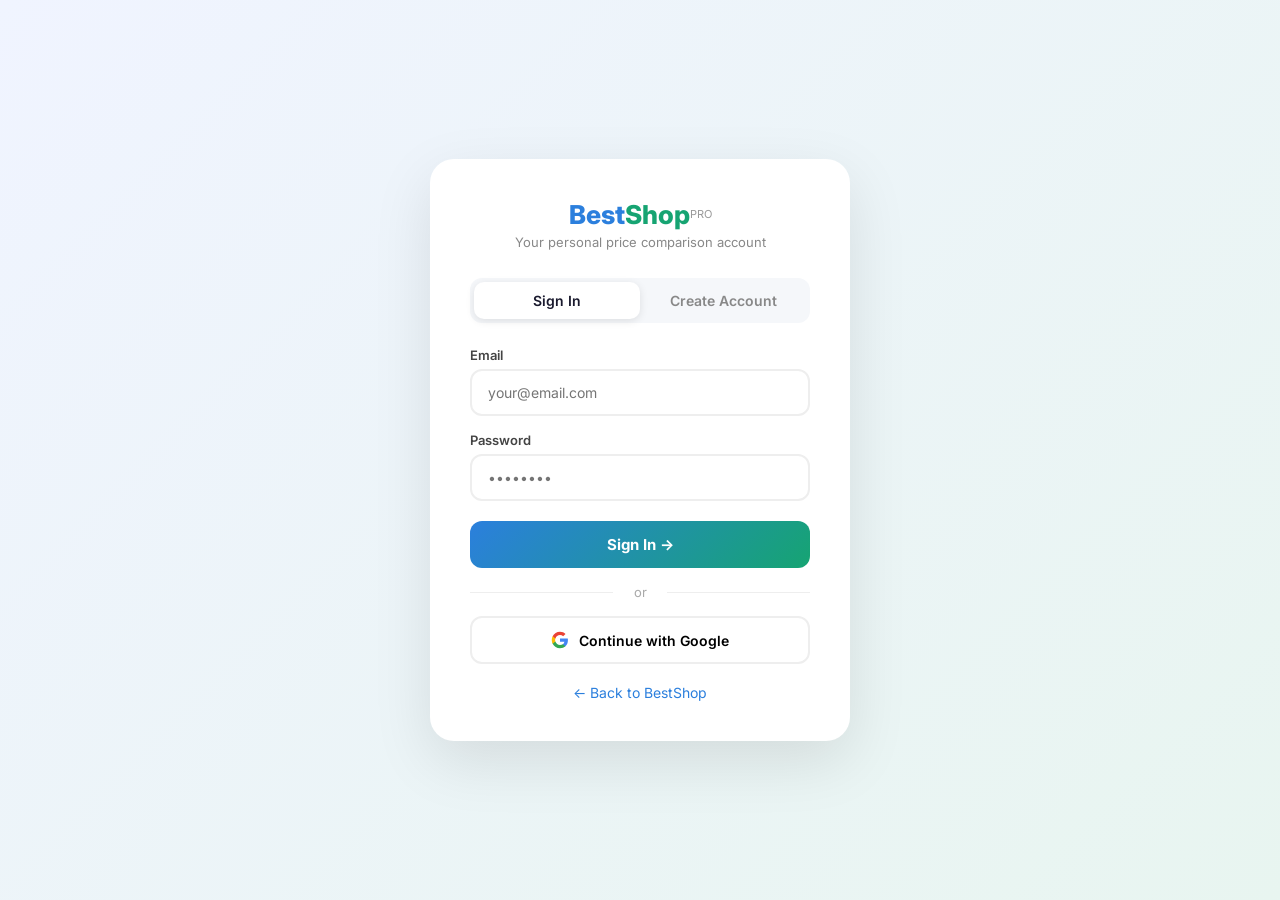
<file: pages/auth.html>
<!DOCTYPE html>
<html lang="en">
<head>
  <meta charset="UTF-8"/>
  <meta name="viewport" content="width=device-width, initial-scale=1.0"/>
  <title>Sign In — BestShop</title>
  <link href="https://fonts.googleapis.com/css2?family=Inter:wght@400;500;600;700;800&display=swap" rel="stylesheet">
  <style>
    * { margin:0; padding:0; box-sizing:border-box; }
    body {
      font-family:'Inter',sans-serif;
      background:linear-gradient(135deg,#f0f4ff 0%,#e8f5f0 100%);
      min-height:100vh; display:flex; align-items:center; justify-content:center;
      padding:20px;
    }
    .card {
      background:#fff; border-radius:24px;
      box-shadow:0 20px 60px rgba(0,0,0,0.1);
      padding:40px; width:100%; max-width:420px;
    }
    .logo { text-align:center; margin-bottom:28px; }
    .logo span.best { color:#2B7FDD; font-size:26px; font-weight:800; }
    .logo span.shop { color:#16A472; font-size:26px; font-weight:800; }
    .logo sup { font-size:11px; color:#999; }
    .tabs { display:flex; background:#f5f7fa; border-radius:12px; padding:4px; margin-bottom:24px; }
    .tab {
      flex:1; padding:10px; text-align:center; border-radius:10px;
      font-size:14px; font-weight:600; cursor:pointer;
      color:#888; transition:all 0.2s;
    }
    .tab.active { background:#fff; color:#1a1a2e; box-shadow:0 2px 8px rgba(0,0,0,0.1); }
    .form { display:none; }
    .form.active { display:block; }
    .input-group { margin-bottom:16px; }
    .input-group label { display:block; font-size:13px; font-weight:600; color:#444; margin-bottom:6px; }
    .input-group input {
      width:100%; padding:13px 16px; border:2px solid #eee;
      border-radius:12px; font-size:14px; font-family:'Inter',sans-serif;
      outline:none; transition:border-color 0.2s;
    }
    .input-group input:focus { border-color:#2B7FDD; }
    .btn {
      width:100%; padding:14px; border:none; border-radius:12px;
      font-size:15px; font-weight:700; cursor:pointer;
      font-family:'Inter',sans-serif; transition:opacity 0.2s,transform 0.1s;
      margin-top:4px;
    }
    .btn:hover { opacity:0.9; transform:translateY(-1px); }
    .btn-primary { background:linear-gradient(135deg,#2B7FDD,#16A472); color:#fff; }
    .error-msg {
      display:none; background:#fff0f0; border:1px solid #ffcccc;
      border-radius:10px; padding:12px 16px; color:#cc0000;
      font-size:13px; margin-bottom:14px; text-align:center;
    }
    .error-msg.show { display:block; }
    .success-msg {
      display:none; background:#f0fff8; border:1px solid #b3f0d8;
      border-radius:10px; padding:12px 16px; color:#00875a;
      font-size:13px; margin-bottom:14px; text-align:center;
    }
    .success-msg.show { display:block; }
    .divider { text-align:center; color:#aaa; font-size:13px; margin:16px 0; position:relative; }
    .divider::before,.divider::after { content:''; position:absolute; top:50%; width:42%; height:1px; background:#eee; }
    .divider::before { left:0; } .divider::after { right:0; }
    .btn-google {
      width:100%; padding:13px; border:2px solid #eee; border-radius:12px;
      font-size:14px; font-weight:600; cursor:pointer; background:#fff;
      font-family:'Inter',sans-serif; display:flex; align-items:center;
      justify-content:center; gap:10px; transition:border-color 0.2s;
    }
    .btn-google:hover { border-color:#2B7FDD; }
    .back-link { display:block; text-align:center; margin-top:20px; color:#2B7FDD; text-decoration:none; font-size:14px; }
    .back-link:hover { text-decoration:underline; }
    .loading { display:inline-block; width:18px; height:18px; border:2px solid rgba(255,255,255,0.4); border-top-color:#fff; border-radius:50%; animation:spin 0.7s linear infinite; vertical-align:middle; margin-right:6px; }
    @keyframes spin { to{transform:rotate(360deg)} }
  </style>
</head>
<body>

<div class="card">
  <div class="logo">
    <span class="best">Best</span><span class="shop">Shop</span><sup>PRO</sup>
    <div style="font-size:13px;color:#888;margin-top:4px">Your personal price comparison account</div>
  </div>

  <div class="tabs">
    <div class="tab active" onclick="switchTab('login')">Sign In</div>
    <div class="tab" onclick="switchTab('signup')">Create Account</div>
  </div>

  <div class="error-msg" id="errorMsg"></div>
  <div class="success-msg" id="successMsg"></div>

  <!-- LOGIN FORM -->
  <div class="form active" id="loginForm">
    <div class="input-group">
      <label>Email</label>
      <input type="email" id="loginEmail" placeholder="your@email.com"/>
    </div>
    <div class="input-group">
      <label>Password</label>
      <input type="password" id="loginPass" placeholder="••••••••"/>
    </div>
    <button class="btn btn-primary" id="loginBtn" onclick="doLogin()">Sign In →</button>
    <div class="divider">or</div>
    <button class="btn-google" onclick="doGoogleLogin()">
      <svg width="18" height="18" viewBox="0 0 24 24"><path fill="#4285F4" d="M22.56 12.25c0-.78-.07-1.53-.2-2.25H12v4.26h5.92c-.26 1.37-1.04 2.53-2.21 3.31v2.77h3.57c2.08-1.92 3.28-4.74 3.28-8.09z"/><path fill="#34A853" d="M12 23c2.97 0 5.46-.98 7.28-2.66l-3.57-2.77c-.98.66-2.23 1.06-3.71 1.06-2.86 0-5.29-1.93-6.16-4.53H2.18v2.84C3.99 20.53 7.7 23 12 23z"/><path fill="#FBBC05" d="M5.84 14.09c-.22-.66-.35-1.36-.35-2.09s.13-1.43.35-2.09V7.07H2.18C1.43 8.55 1 10.22 1 12s.43 3.45 1.18 4.93l2.85-2.22.81-.62z"/><path fill="#EA4335" d="M12 5.38c1.62 0 3.06.56 4.21 1.64l3.15-3.15C17.45 2.09 14.97 1 12 1 7.7 1 3.99 3.47 2.18 7.07l3.66 2.84c.87-2.6 3.3-4.53 6.16-4.53z"/></svg>
      Continue with Google
    </button>
  </div>

  <!-- SIGNUP FORM -->
  <div class="form" id="signupForm">
    <div class="input-group">
      <label>Full Name</label>
      <input type="text" id="signupName" placeholder="Your name"/>
    </div>
    <div class="input-group">
      <label>Email</label>
      <input type="email" id="signupEmail" placeholder="your@email.com"/>
    </div>
    <div class="input-group">
      <label>Password</label>
      <input type="password" id="signupPass" placeholder="Min 6 characters"/>
    </div>
    <button class="btn btn-primary" id="signupBtn" onclick="doSignup()">Create Account →</button>
    <div class="divider">or</div>
    <button class="btn-google" onclick="doGoogleLogin()">
      <svg width="18" height="18" viewBox="0 0 24 24"><path fill="#4285F4" d="M22.56 12.25c0-.78-.07-1.53-.2-2.25H12v4.26h5.92c-.26 1.37-1.04 2.53-2.21 3.31v2.77h3.57c2.08-1.92 3.28-4.74 3.28-8.09z"/><path fill="#34A853" d="M12 23c2.97 0 5.46-.98 7.28-2.66l-3.57-2.77c-.98.66-2.23 1.06-3.71 1.06-2.86 0-5.29-1.93-6.16-4.53H2.18v2.84C3.99 20.53 7.7 23 12 23z"/><path fill="#FBBC05" d="M5.84 14.09c-.22-.66-.35-1.36-.35-2.09s.13-1.43.35-2.09V7.07H2.18C1.43 8.55 1 10.22 1 12s.43 3.45 1.18 4.93l2.85-2.22.81-.62z"/><path fill="#EA4335" d="M12 5.38c1.62 0 3.06.56 4.21 1.64l3.15-3.15C17.45 2.09 14.97 1 12 1 7.7 1 3.99 3.47 2.18 7.07l3.66 2.84c.87-2.6 3.3-4.53 6.16-4.53z"/></svg>
      Continue with Google
    </button>
  </div>

  <a href="../index.html" class="back-link">← Back to BestShop</a>
</div>

<script>
  const SUPABASE_URL = 'https://mfgmyrdlojhecasbkqnb.supabase.co';
  const SUPABASE_KEY = 'eyJhbGciOiJIUzI1NiIsInR5cCI6IkpXVCJ9.eyJpc3MiOiJzdXBhYmFzZSIsInJlZiI6Im1mZ215cmRsb2poZWNhc2JrcW5iIiwicm9sZSI6ImFub24iLCJpYXQiOjE3NzY4ODY5MjksImV4cCI6MjA5MjQ2MjkyOX0.Dh6XmdpiaJWHyA0jWPGV7iz6uUpowvNpEWaMSP8ZRgo';

  function switchTab(tab) {
    document.querySelectorAll('.tab').forEach((t,i) => t.classList.toggle('active', (tab==='login'&&i===0)||(tab==='signup'&&i===1)));
    document.getElementById('loginForm').classList.toggle('active', tab==='login');
    document.getElementById('signupForm').classList.toggle('active', tab==='signup');
    hideMessages();
  }

  function showError(msg) {
    const el = document.getElementById('errorMsg');
    el.textContent = msg; el.classList.add('show');
    document.getElementById('successMsg').classList.remove('show');
  }

  function showSuccess(msg) {
    const el = document.getElementById('successMsg');
    el.textContent = msg; el.classList.add('show');
    document.getElementById('errorMsg').classList.remove('show');
  }

  function hideMessages() {
    document.getElementById('errorMsg').classList.remove('show');
    document.getElementById('successMsg').classList.remove('show');
  }

  function setLoading(btnId, loading) {
    const btn = document.getElementById(btnId);
    if (loading) {
      btn.disabled = true;
      btn.innerHTML = '<span class="loading"></span> Please wait...';
    } else {
      btn.disabled = false;
      btn.innerHTML = btnId === 'loginBtn' ? 'Sign In →' : 'Create Account →';
    }
  }

  async function doLogin() {
    const email = document.getElementById('loginEmail').value.trim();
    const pass  = document.getElementById('loginPass').value;
    if (!email || !pass) { showError('Please fill in all fields.'); return; }

    setLoading('loginBtn', true);
    try {
      const res = await fetch(`${SUPABASE_URL}/auth/v1/token?grant_type=password`, {
        method: 'POST',
        headers: { 'apikey': SUPABASE_KEY, 'Content-Type': 'application/json' },
        body: JSON.stringify({ email, password: pass })
      });
      const data = await res.json();
      if (data.access_token) {
        localStorage.setItem('bs_token', data.access_token);
        localStorage.setItem('bs_user', JSON.stringify({ email, id: data.user?.id, name: data.user?.user_metadata?.name || email.split('@')[0] }));
        showSuccess('✅ Welcome back! Redirecting...');
        setTimeout(() => window.location.href = '../index.html', 1200);
      } else {
        showError(data.error_description || 'Wrong email or password.');
      }
    } catch(e) { showError('Connection error. Please try again.'); }
    setLoading('loginBtn', false);
  }

  async function doSignup() {
    const name  = document.getElementById('signupName').value.trim();
    const email = document.getElementById('signupEmail').value.trim();
    const pass  = document.getElementById('signupPass').value;
    if (!name || !email || !pass) { showError('Please fill in all fields.'); return; }
    if (pass.length < 6) { showError('Password must be at least 6 characters.'); return; }

    setLoading('signupBtn', true);
    try {
      const res = await fetch(`${SUPABASE_URL}/auth/v1/signup`, {
        method: 'POST',
        headers: { 'apikey': SUPABASE_KEY, 'Content-Type': 'application/json' },
        body: JSON.stringify({ email, password: pass, data: { name } })
      });
      const data = await res.json();
      if (data.id || data.user) {
        showSuccess('✅ Account created! Please check your email to confirm.');
      } else {
        showError(data.error_description || data.msg || 'Could not create account.');
      }
    } catch(e) { showError('Connection error. Please try again.'); }
    setLoading('signupBtn', false);
  }

  async function doGoogleLogin() {
    try {
      const res = await fetch(`${SUPABASE_URL}/auth/v1/authorize?provider=google&redirect_to=${encodeURIComponent(window.location.origin + '/index.html')}`, {
        headers: { 'apikey': SUPABASE_KEY }
      });
      window.location.href = `${SUPABASE_URL}/auth/v1/authorize?provider=google&redirect_to=${encodeURIComponent(window.location.origin)}`;
    } catch(e) { showError('Google login unavailable.'); }
  }

  // Enter key
  document.addEventListener('keypress', e => {
    if (e.key === 'Enter') {
      if (document.getElementById('loginForm').classList.contains('active')) doLogin();
      else doSignup();
    }
  });

  // If already logged in redirect
  if (localStorage.getItem('bs_token')) window.location.href = '../index.html';
</script>
</body>
</html>
</file>
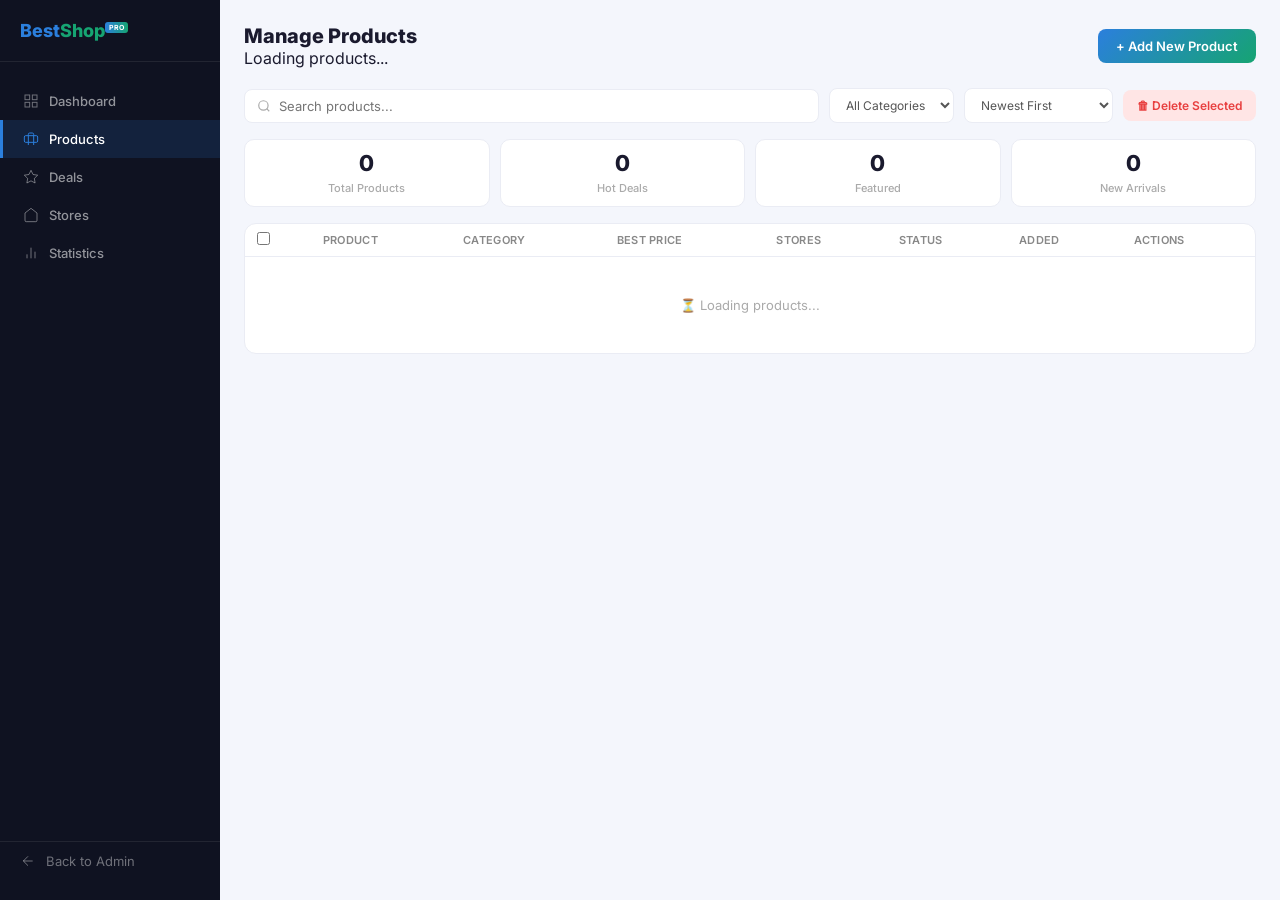
<file: pages/manage-products.html>
<!DOCTYPE html>
<html lang="en">
<head>
  <!-- Google tag (gtag.js) -->
<script async src="https://www.googletagmanager.com/gtag/js?id=G-N4NDZJ22W3"></script>
<script>
  window.dataLayer = window.dataLayer || [];
  function gtag(){dataLayer.push(arguments);}
  gtag('js', new Date());

  gtag('config', 'G-N4NDZJ22W3');
</script>
  <meta charset="UTF-8"/>
  <meta name="viewport" content="width=device-width, initial-scale=1.0"/>
  <title>Manage Products — BestShop Admin</title>
  <link rel="preconnect" href="https://fonts.googleapis.com">
  <link href="https://fonts.googleapis.com/css2?family=Inter:wght@400;500;600;700;800&display=swap" rel="stylesheet">
  <link rel="stylesheet" href="../css/admin.css"/>
  <link rel="stylesheet" href="../css/manage-products.css"/>
</head>
<body>
<div class="admin-wrap">

  <!-- SIDEBAR -->
  <aside class="sidebar">
    <div class="sb-logo">
      <span class="best">Best</span><span class="shop">Shop</span><sup>PRO</sup>
    </div>
    <nav class="sb-nav">
      <div class="sb-item" onclick="window.location='admin.html'">
        <svg viewBox="0 0 24 24"><rect x="3" y="3" width="7" height="7"/><rect x="14" y="3" width="7" height="7"/><rect x="3" y="14" width="7" height="7"/><rect x="14" y="14" width="7" height="7"/></svg>
        Dashboard
      </div>
      <div class="sb-item active">
        <svg viewBox="0 0 24 24"><path d="M20 7H4a2 2 0 0 0-2 2v6a2 2 0 0 0 2 2h16a2 2 0 0 0 2-2V9a2 2 0 0 0-2-2z"/><path d="M16 21V5a2 2 0 0 0-2-2h-4a2 2 0 0 0-2 2v16"/></svg>
        Products
      </div>
      <div class="sb-item" onclick="window.location='admin.html'">
        <svg viewBox="0 0 24 24"><path d="M12 2l3.09 6.26L22 9.27l-5 4.87 1.18 6.88L12 17.77l-6.18 3.25L7 14.14 2 9.27l6.91-1.01L12 2z"/></svg>
        Deals
      </div>
      <div class="sb-item" onclick="window.location='admin.html'">
        <svg viewBox="0 0 24 24"><path d="M3 9l9-7 9 7v11a2 2 0 0 1-2 2H5a2 2 0 0 1-2-2z"/></svg>
        Stores
      </div>
      <div class="sb-item" onclick="window.location='admin.html'">
        <svg viewBox="0 0 24 24"><line x1="18" y1="20" x2="18" y2="10"/><line x1="12" y1="20" x2="12" y2="4"/><line x1="6" y1="20" x2="6" y2="14"/></svg>
        Statistics
      </div>
    </nav>
    <div class="sb-logout" onclick="window.location='admin.html'">
      <svg viewBox="0 0 24 24"><path d="M19 12H5"/><polyline points="12 19 5 12 12 5"/></svg>
      Back to Admin
    </div>
  </aside>

  <!-- MAIN -->
  <main class="admin-main">

    <!-- HEADER -->
    <div class="page-header">
      <div>
        <h1>Manage Products</h1>
        <p class="sub" id="productCount">Loading products...</p>
      </div>
      <button class="add-btn" onclick="window.location='add-product.html'">+ Add New Product</button>
    </div>

    <!-- FILTERS BAR -->
    <div class="filters-bar">
      <div class="search-input">
        <svg viewBox="0 0 24 24"><circle cx="11" cy="11" r="8"/><path d="m21 21-4.35-4.35"/></svg>
        <input type="text" id="searchInput" placeholder="Search products..." oninput="filterProducts()"/>
      </div>
      <select id="catFilter" onchange="filterProducts()">
        <option value="">All Categories</option>
        <option>Phones</option>
        <option>Electronics</option>
        <option>Fashion</option>
        <option>Home</option>
        <option>Sports</option>
        <option>Beauty</option>
        <option>Toys</option>
      </select>
      <select id="sortFilter" onchange="filterProducts()">
        <option value="newest">Newest First</option>
        <option value="oldest">Oldest First</option>
        <option value="price_low">Price: Low to High</option>
        <option value="price_high">Price: High to Low</option>
        <option value="name">Name A-Z</option>
      </select>
      <button class="del-all-btn" onclick="deleteSelected()">🗑 Delete Selected</button>
    </div>

    <!-- STATS ROW -->
    <div class="mini-stats">
      <div class="mini-stat">
        <span id="totalCount">0</span>
        <small>Total Products</small>
      </div>
      <div class="mini-stat">
        <span id="hotCount">0</span>
        <small>Hot Deals</small>
      </div>
      <div class="mini-stat">
        <span id="featCount">0</span>
        <small>Featured</small>
      </div>
      <div class="mini-stat">
        <span id="newCount">0</span>
        <small>New Arrivals</small>
      </div>
    </div>

    <!-- PRODUCTS TABLE -->
    <div class="table-wrap">
      <table class="admin-table" id="productsTable">
        <thead>
          <tr>
            <th><input type="checkbox" id="selectAll" onchange="toggleSelectAll()"/></th>
            <th>Product</th>
            <th>Category</th>
            <th>Best Price</th>
            <th>Stores</th>
            <th>Status</th>
            <th>Added</th>
            <th>Actions</th>
          </tr>
        </thead>
        <tbody id="productsBody">
          <tr><td colspan="8" class="loading-row">⏳ Loading products...</td></tr>
        </tbody>
      </table>
    </div>

  </main>
</div>

<!-- EDIT MODAL -->
<div class="modal-overlay" id="editModal" style="display:none">
  <div class="modal-box">
    <div class="modal-header">
      <h2>✏️ Edit Product</h2>
      <button class="modal-close" onclick="closeModal()">✕</button>
    </div>
    <div class="modal-body">
      <input type="hidden" id="editId"/>
      <div class="two-col">
        <div class="input-group">
          <label>Product Name</label>
          <input type="text" id="editName"/>
        </div>
        <div class="input-group">
          <label>Category</label>
          <select id="editCat">
            <option>Phones</option>
            <option>Electronics</option>
            <option>Fashion</option>
            <option>Home</option>
            <option>Sports</option>
            <option>Beauty</option>
            <option>Toys</option>
          </select>
        </div>
      </div>
      <div class="input-group">
        <label>Description</label>
        <textarea id="editDesc" rows="3"></textarea>
      </div>
      <div class="two-col">
        <div class="input-group">
          <label>Brand</label>
          <input type="text" id="editBrand"/>
        </div>
        <div class="input-group">
          <label>Image URL</label>
          <input type="text" id="editImg"/>
        </div>
      </div>
      <div class="modal-section-title">💰 Prices</div>
      <div class="prices-edit-grid">
        <div class="price-edit-row"><span>🛒 Amazon</span><input type="number" id="eAmazon" placeholder="0.00"/></div>
        <div class="price-edit-row"><span>🛍 Temu</span><input type="number" id="eTemu" placeholder="0.00"/></div>
        <div class="price-edit-row"><span>📦 AliExpress</span><input type="number" id="eAli" placeholder="0.00"/></div>
        <div class="price-edit-row"><span>👗 SHEIN</span><input type="number" id="eShein" placeholder="0.00"/></div>
        <div class="price-edit-row"><span>🏪 Walmart</span><input type="number" id="eWalmart" placeholder="0.00"/></div>
        <div class="price-edit-row"><span>⚡ Banggood</span><input type="number" id="eBanggood" placeholder="0.00"/></div>
        <div class="price-edit-row"><span>💡 LightInTheBox</span><input type="number" id="eLight" placeholder="0.00"/></div>
        <div class="price-edit-row"><span>👙 Zaful</span><input type="number" id="eZaful" placeholder="0.00"/></div>
      </div>
      <div class="modal-section-title">🔗 Affiliate Links</div>
      <div class="aff-edit-grid">
        <div class="input-group"><label>Amazon</label><input type="text" id="affEditAmazon" placeholder="Affiliate link..."/></div>
        <div class="input-group"><label>Temu</label><input type="text" id="affEditTemu" placeholder="Affiliate link..."/></div>
        <div class="input-group"><label>AliExpress</label><input type="text" id="affEditAli" placeholder="Affiliate link..."/></div>
        <div class="input-group"><label>SHEIN</label><input type="text" id="affEditShein" placeholder="Affiliate link..."/></div>
        <div class="input-group"><label>Walmart</label><input type="text" id="affEditWalmart" placeholder="Affiliate link..."/></div>
        <div class="input-group"><label>Banggood</label><input type="text" id="affEditBanggood" placeholder="Affiliate link..."/></div>
      </div>
      <div class="modal-section-title">🏷 Status</div>
      <div class="checkbox-row">
        <label class="cb-label"><input type="checkbox" id="editHot"/> 🔥 Hot Deal</label>
        <label class="cb-label"><input type="checkbox" id="editFeatured"/> ⭐ Featured</label>
        <label class="cb-label"><input type="checkbox" id="editNew"/> 🆕 New Arrival</label>
      </div>
    </div>
    <div class="modal-footer">
      <button class="cancel-btn" onclick="closeModal()">Cancel</button>
      <button class="save-btn" onclick="updateProduct()">💾 Save Changes</button>
    </div>
  </div>
</div>

<script src="../js/manage-products.js"></script>
</body>
</html>
</file>
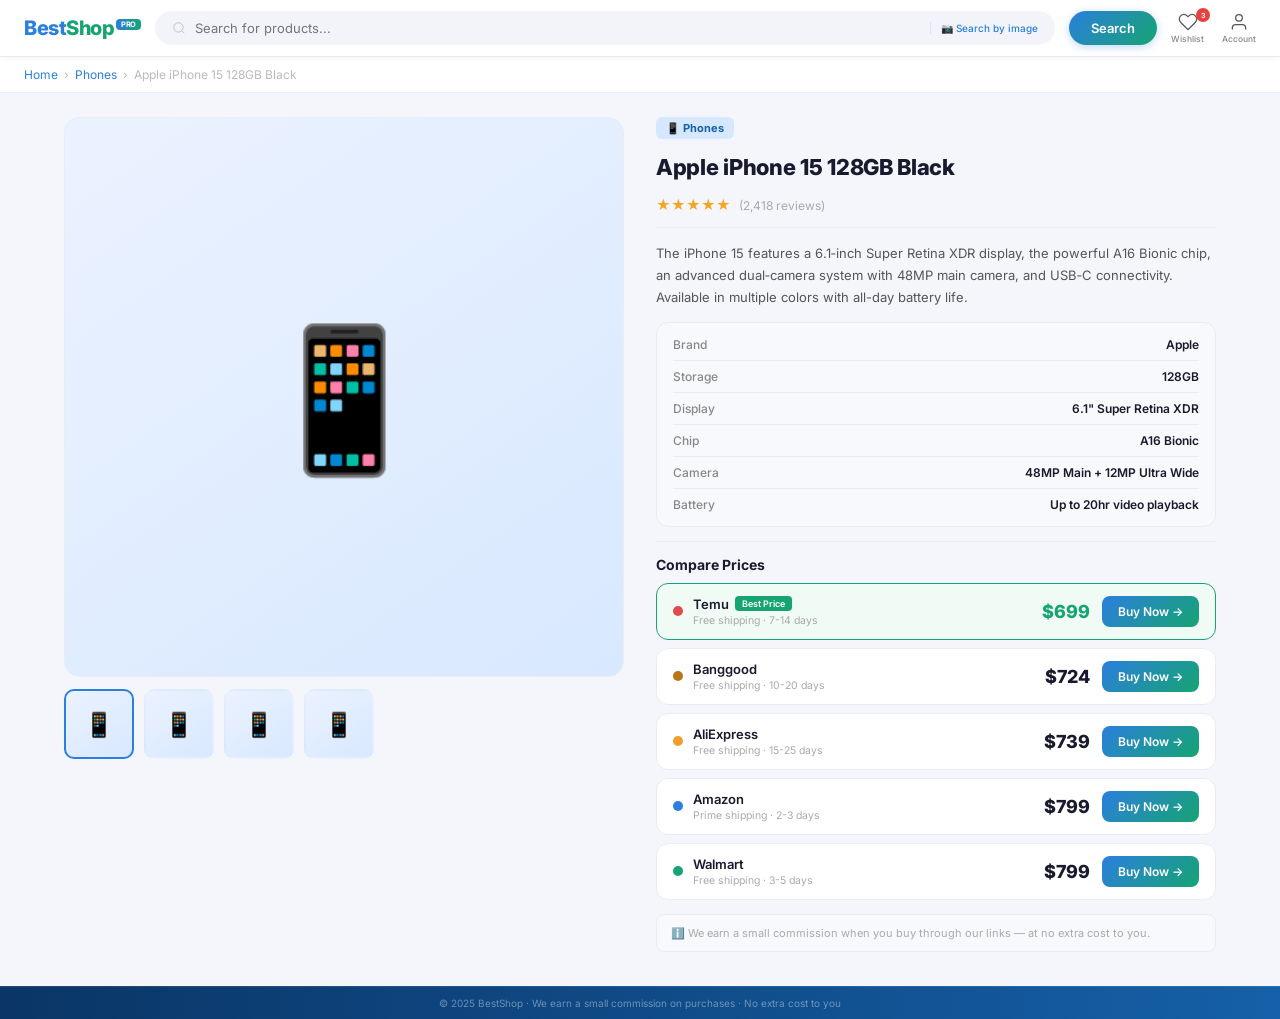
<file: pages/product.html>
<!DOCTYPE html>
<html lang="en">
<head>
  <!-- Google tag (gtag.js) -->
<script async src="https://www.googletagmanager.com/gtag/js?id=G-N4NDZJ22W3"></script>
<script>
  window.dataLayer = window.dataLayer || [];
  function gtag(){dataLayer.push(arguments);}
  gtag('js', new Date());

  gtag('config', 'G-N4NDZJ22W3');
</script>
  <meta charset="UTF-8"/>
  <meta name="viewport" content="width=device-width, initial-scale=1.0"/>
  <title>Product Details — BestShop</title>
  <link rel="preconnect" href="https://fonts.googleapis.com">
  <link href="https://fonts.googleapis.com/css2?family=Inter:wght@400;500;600;700;800&display=swap" rel="stylesheet">
  <link rel="stylesheet" href="../css/style.css"/>
  <link rel="stylesheet" href="../css/product.css"/>
</head>
<body>

  <!-- NAVBAR -->
  <nav class="navbar">
    <a href="../index.html" class="logo">
      <span class="best">Best</span><span class="shop">Shop</span><sup>PRO</sup>
    </a>
    <div class="search-bar">
      <svg viewBox="0 0 24 24"><circle cx="11" cy="11" r="8"/><path d="m21 21-4.35-4.35"/></svg>
      <input type="text" placeholder="Search for products..."/>
      <div class="img-search">📷 Search by image</div>
    </div>
    <button class="search-btn">Search</button>
    <div class="nav-icons">
      <div class="nav-icon">
        <svg viewBox="0 0 24 24"><path d="M20.84 4.61a5.5 5.5 0 0 0-7.78 0L12 5.67l-1.06-1.06a5.5 5.5 0 0 0-7.78 7.78l1.06 1.06L12 21.23l7.78-7.78 1.06-1.06a5.5 5.5 0 0 0 0-7.78z"/></svg>
        <span class="notif-badge">3</span>
        <small>Wishlist</small>
      </div>
      <div class="nav-icon">
        <svg viewBox="0 0 24 24"><path d="M20 21v-2a4 4 0 0 0-4-4H8a4 4 0 0 0-4 4v2"/><circle cx="12" cy="7" r="4"/></svg>
        <small>Account</small>
      </div>
    </div>
  </nav>

  <!-- BREADCRUMB -->
  <div class="breadcrumb">
    <a href="../index.html">Home</a>
    <span>›</span>
    <a href="#">Phones</a>
    <span>›</span>
    <span>Apple iPhone 15 128GB Black</span>
  </div>

  <!-- PRODUCT MAIN -->
  <div class="product-page">

    <!-- LEFT: IMAGE -->
    <div class="product-gallery">
      <div class="main-image phone-bg">
        <span style="font-size:140px">📱</span>
      </div>
      <div class="thumb-row">
        <div class="thumb phone-bg active">📱</div>
        <div class="thumb phone-bg">📱</div>
        <div class="thumb phone-bg">📱</div>
        <div class="thumb phone-bg">📱</div>
      </div>
    </div>

    <!-- RIGHT: INFO -->
    <div class="product-details">
      <div class="prod-cat-tag" style="background:#D6E8FF;color:#1560A8">📱 Phones</div>
      <h1 class="prod-title">Apple iPhone 15 128GB Black</h1>
      <div class="prod-stars">★★★★★ <span>(2,418 reviews)</span></div>

      <div class="prod-desc">
        The iPhone 15 features a 6.1‑inch Super Retina XDR display, the powerful A16 Bionic chip, 
        an advanced dual‑camera system with 48MP main camera, and USB‑C connectivity. 
        Available in multiple colors with all-day battery life.
      </div>

      <div class="prod-specs">
        <div class="spec-row"><span>Brand</span><strong>Apple</strong></div>
        <div class="spec-row"><span>Storage</span><strong>128GB</strong></div>
        <div class="spec-row"><span>Display</span><strong>6.1" Super Retina XDR</strong></div>
        <div class="spec-row"><span>Chip</span><strong>A16 Bionic</strong></div>
        <div class="spec-row"><span>Camera</span><strong>48MP Main + 12MP Ultra Wide</strong></div>
        <div class="spec-row"><span>Battery</span><strong>Up to 20hr video playback</strong></div>
      </div>

      <!-- PRICES TABLE -->
      <div class="prices-section">
        <h3>Compare Prices</h3>
        <div class="prices-list">

          <div class="price-row-item best">
            <div class="store-info">
              <div class="store-dot" style="background:#E24B4A"></div>
              <div class="store-text">
                <div class="store-name">Temu <span class="best-pill">Best Price</span></div>
                <div class="store-ship">Free shipping · 7-14 days</div>
              </div>
            </div>
            <div class="store-price-area">
              <div class="store-price green">$699</div>
              <button class="go-btn" onclick="goStore('Temu', 'https://temu.com')">Buy Now →</button>
            </div>
          </div>

          <div class="price-row-item">
            <div class="store-info">
              <div class="store-dot" style="background:#BA7517"></div>
              <div class="store-text">
                <div class="store-name">Banggood</div>
                <div class="store-ship">Free shipping · 10-20 days</div>
              </div>
            </div>
            <div class="store-price-area">
              <div class="store-price">$724</div>
              <button class="go-btn" onclick="goStore('Banggood', 'https://banggood.com')">Buy Now →</button>
            </div>
          </div>

          <div class="price-row-item">
            <div class="store-info">
              <div class="store-dot" style="background:#F09F2E"></div>
              <div class="store-text">
                <div class="store-name">AliExpress</div>
                <div class="store-ship">Free shipping · 15-25 days</div>
              </div>
            </div>
            <div class="store-price-area">
              <div class="store-price">$739</div>
              <button class="go-btn" onclick="goStore('AliExpress', 'https://aliexpress.com')">Buy Now →</button>
            </div>
          </div>

          <div class="price-row-item">
            <div class="store-info">
              <div class="store-dot" style="background:#2B7FDD"></div>
              <div class="store-text">
                <div class="store-name">Amazon</div>
                <div class="store-ship">Prime shipping · 2-3 days</div>
              </div>
            </div>
            <div class="store-price-area">
              <div class="store-price">$799</div>
              <button class="go-btn" onclick="goStore('Amazon', 'https://amazon.com')">Buy Now →</button>
            </div>
          </div>

          <div class="price-row-item">
            <div class="store-info">
              <div class="store-dot" style="background:#16A472"></div>
              <div class="store-text">
                <div class="store-name">Walmart</div>
                <div class="store-ship">Free shipping · 3-5 days</div>
              </div>
            </div>
            <div class="store-price-area">
              <div class="store-price">$799</div>
              <button class="go-btn" onclick="goStore('Walmart', 'https://walmart.com')">Buy Now →</button>
            </div>
          </div>

        </div>
      </div>

      <div class="affiliate-note">
        ℹ️ We earn a small commission when you buy through our links — at no extra cost to you.
      </div>

    </div>
  </div>

  <footer class="footer">
    <div class="footer-bottom">
      <span>© 2025 BestShop · We earn a small commission on purchases · No extra cost to you</span>
    </div>
  </footer>

  <script>
    function goStore(name, url) {
      if (confirm('You will be redirected to ' + name + '.\nThis is an affiliate link — no extra cost to you!')) {
        window.open(url, '_blank');
      }
    }
    document.querySelectorAll('.thumb').forEach((t, i) => {
      t.addEventListener('click', () => {
        document.querySelectorAll('.thumb').forEach(x => x.classList.remove('active'));
        t.classList.add('active');
      });
    });
  </script>
</body>
</html>
</file>
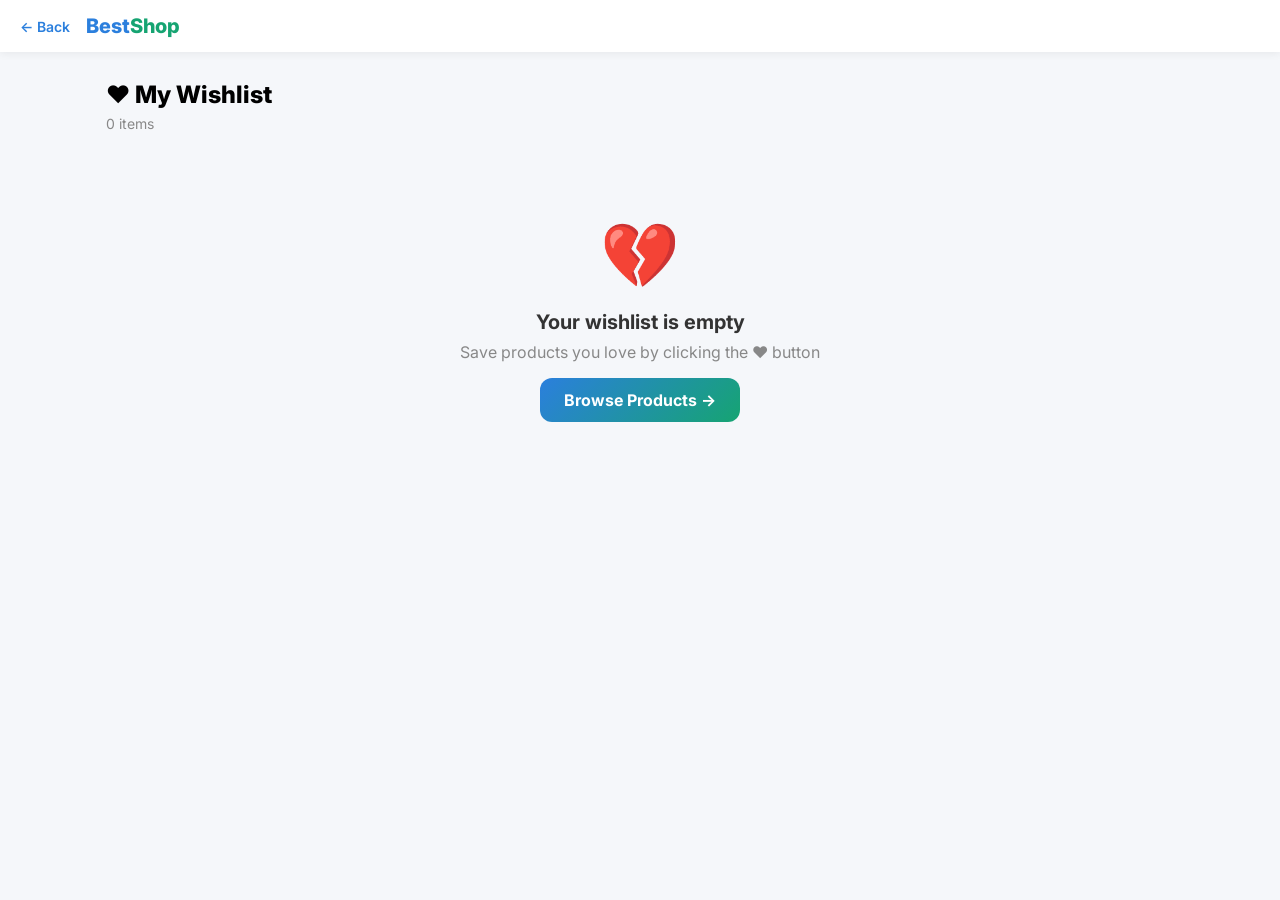
<file: pages/wishlist.html>
<!DOCTYPE html>
<html lang="en">
<head>
  <meta charset="UTF-8"/>
  <meta name="viewport" content="width=device-width, initial-scale=1.0"/>
  <title>My Wishlist — BestShop</title>
  <link href="https://fonts.googleapis.com/css2?family=Inter:wght@400;500;600;700;800&display=swap" rel="stylesheet">
  <style>
    *{margin:0;padding:0;box-sizing:border-box}
    body{font-family:'Inter',sans-serif;background:#f5f7fa;min-height:100vh}
    .navbar{background:#fff;padding:14px 20px;display:flex;align-items:center;gap:16px;box-shadow:0 2px 8px rgba(0,0,0,0.06);position:sticky;top:0;z-index:100}
    .back-btn{color:#2B7FDD;text-decoration:none;font-size:14px;font-weight:600}
    .logo .best{color:#2B7FDD;font-weight:800;font-size:20px}
    .logo .shop{color:#16A472;font-weight:800;font-size:20px}
    .main{max-width:1100px;margin:0 auto;padding:28px 16px}
    h1{font-size:24px;font-weight:800;margin-bottom:6px}
    .subtitle{color:#888;font-size:14px;margin-bottom:24px}
    .grid{display:grid;grid-template-columns:repeat(auto-fill,minmax(240px,1fr));gap:20px}
    .product-card{background:#fff;border-radius:16px;overflow:hidden;box-shadow:0 2px 12px rgba(0,0,0,0.07);transition:transform 0.2s,box-shadow 0.2s}
    .product-card:hover{transform:translateY(-4px);box-shadow:0 8px 24px rgba(0,0,0,0.12)}
    .product-img{height:180px;background:#f0f4ff;display:flex;align-items:center;justify-content:center;position:relative;padding:16px}
    .product-img img{max-width:100%;max-height:100%;object-fit:contain}
    .cat-tag{position:absolute;top:10px;left:10px;background:#D6E8FF;color:#1560A8;font-size:10px;font-weight:700;padding:3px 8px;border-radius:20px}
    .remove-btn{position:absolute;top:10px;right:10px;background:#fff;border:none;border-radius:50%;width:28px;height:28px;cursor:pointer;display:flex;align-items:center;justify-content:center;box-shadow:0 2px 6px rgba(0,0,0,0.1);color:#E84040;font-size:14px}
    .product-info{padding:14px}
    .product-name{font-size:14px;font-weight:700;margin-bottom:8px;line-height:1.4}
    .best-price{font-size:20px;font-weight:800;color:#16A472;margin-bottom:4px}
    .best-store{font-size:12px;color:#888;margin-bottom:12px}
    .buy-btn{width:100%;padding:10px;background:linear-gradient(135deg,#2B7FDD,#16A472);color:#fff;border:none;border-radius:10px;font-size:13px;font-weight:700;cursor:pointer;transition:opacity 0.2s}
    .buy-btn:hover{opacity:0.9}
    .empty{text-align:center;padding:60px 20px;color:#888}
    .empty-icon{font-size:64px;margin-bottom:16px}
    .empty h2{font-size:20px;font-weight:700;color:#333;margin-bottom:8px}
    .empty a{display:inline-block;margin-top:16px;padding:12px 24px;background:linear-gradient(135deg,#2B7FDD,#16A472);color:#fff;border-radius:12px;text-decoration:none;font-weight:700}
  </style>
</head>
<body>
<nav class="navbar">
  <a href="../index.html" class="back-btn">← Back</a>
  <div class="logo"><span class="best">Best</span><span class="shop">Shop</span></div>
</nav>
<main class="main">
  <h1>❤️ My Wishlist</h1>
  <div class="subtitle" id="subtitle">Loading...</div>
  <div class="grid" id="grid"></div>
</main>
<script>
  const SUPABASE_URL = 'https://mfgmyrdlojhecasbkqnb.supabase.co';
  const SUPABASE_KEY = 'eyJhbGciOiJIUzI1NiIsInR5cCI6IkpXVCJ9.eyJpc3MiOiJzdXBhYmFzZSIsInJlZiI6Im1mZ215cmRsb2poZWNhc2JrcW5iIiwicm9sZSI6ImFub24iLCJpYXQiOjE3NzY4ODY5MjksImV4cCI6MjA5MjQ2MjkyOX0.Dh6XmdpiaJWHyA0jWPGV7iz6uUpowvNpEWaMSP8ZRgo';

  let wishlist = JSON.parse(localStorage.getItem('wishlist') || '[]');

  async function load() {
    const grid = document.getElementById('grid');
    const subtitle = document.getElementById('subtitle');

    if (wishlist.length === 0) {
      subtitle.textContent = '0 items';
      grid.innerHTML = `<div class="empty" style="grid-column:1/-1">
        <div class="empty-icon">💔</div>
        <h2>Your wishlist is empty</h2>
        <p>Save products you love by clicking the ❤️ button</p>
        <a href="../index.html">Browse Products →</a>
      </div>`;
      return;
    }

    const res = await fetch(`${SUPABASE_URL}/rest/v1/products?select=*`, {
      headers:{'apikey':SUPABASE_KEY,'Authorization':`Bearer ${SUPABASE_KEY}`}
    });
    const all = await res.json();
    const products = all.filter(p => wishlist.includes(String(p.id)));

    subtitle.textContent = `${products.length} saved item${products.length!==1?'s':''}`;

    if (products.length === 0) {
      grid.innerHTML = `<div class="empty" style="grid-column:1/-1">
        <div class="empty-icon">💔</div>
        <h2>No items found</h2>
        <a href="../index.html">Browse Products →</a>
      </div>`;
      return;
    }

    const storeDots = {Amazon:'#2B7FDD',Temu:'#E24B4A',AliExpress:'#F09F2E',SHEIN:'#993556',Walmart:'#16A472',Banggood:'#BA7517',LightInTheBox:'#533AB7',Zaful:'#7B3FC4'};

    products.forEach(p => {
      const prices = {Amazon:p.price_amazon,Temu:p.price_temu,AliExpress:p.price_aliexpress,SHEIN:p.price_shein,Walmart:p.price_walmart,Banggood:p.price_banggood,LightInTheBox:p.price_lightinthebox,Zaful:p.price_zaful};
      const affs   = {Amazon:p.aff_amazon,Temu:p.aff_temu,AliExpress:p.aff_aliexpress,SHEIN:p.aff_shein,Walmart:p.aff_walmart,Banggood:p.aff_banggood,LightInTheBox:p.aff_lightinthebox,Zaful:p.aff_zaful};
      const available = Object.entries(prices).filter(([k,v])=>v&&v>0).sort((a,b)=>a[1]-b[1]);
      if (!available.length) return;
      const [bestStore, bestPrice] = available[0];
      const bestAff = affs[bestStore] || '#';

      const card = document.createElement('div');
      card.className = 'product-card';
      card.innerHTML = `
        <div class="product-img">
          ${p.image_url?`<img src="${p.image_url}" onerror="this.style.display='none'"/>`:'<span style="font-size:48px">📦</span>'}
          <span class="cat-tag">${p.category||''}</span>
          <button class="remove-btn" data-id="${p.id}" title="Remove">✕</button>
        </div>
        <div class="product-info">
          <div class="product-name">${p.name}</div>
          <div class="best-price">$${bestPrice}</div>
          <div class="best-store">Best price on ${bestStore}</div>
          <button class="buy-btn" data-url="${bestAff}">Buy Now →</button>
        </div>`;

      card.querySelector('.remove-btn').addEventListener('click', e => {
        e.stopPropagation();
        const id = String(e.currentTarget.dataset.id);
        wishlist = wishlist.filter(x=>x!==id);
        localStorage.setItem('wishlist', JSON.stringify(wishlist));
        card.remove();
        subtitle.textContent = `${document.querySelectorAll('.product-card').length} saved items`;
        if (document.querySelectorAll('.product-card').length === 0) load();
      });

      card.querySelector('.buy-btn').addEventListener('click', e => {
        const url = e.currentTarget.dataset.url;
        if (url && url !== '#') window.open(url, '_blank');
      });

      grid.appendChild(card);
    });
  }

  load();
</script>
</body>
</html>
</file>
<file: css/style.css>
/* ===== RESET & BASE ===== */
* { box-sizing: border-box; margin: 0; padding: 0; }
body { font-family: 'Inter', sans-serif; background: #F4F6FC; color: #1a1a2e; }
a { text-decoration: none; color: inherit; }
svg { stroke-width: 1.5; fill: none; }

/* ===== ANNOUNCEMENT BAR ===== */
.announce-bar {
  background: linear-gradient(90deg, #0A3566, #1560A8, #0E7A55);
  padding: 6px 24px;
  display: flex;
  justify-content: center;
  align-items: center;
  gap: 16px;
  flex-wrap: wrap;
}
.announce-bar span { font-size: 9.5px; color: rgba(255,255,255,0.85); font-weight: 500; }
.announce-bar strong { color: #fff; }
.announce-bar .sep { color: rgba(255,255,255,0.3); }

/* ===== NAVBAR ===== */
.navbar {
  background: #fff;
  padding: 11px 24px;
  display: flex;
  align-items: center;
  gap: 14px;
  border-bottom: 0.5px solid #eaecf4;
  box-shadow: 0 1px 6px rgba(0,0,0,0.05);
  position: sticky;
  top: 0;
  z-index: 100;
}
.logo { font-size: 20px; font-weight: 800; letter-spacing: -0.5px; white-space: nowrap; }
.logo .best { color: #2B7FDD; }
.logo .shop { color: #16A472; }
.logo sup {
  font-size: 7.5px;
  background: linear-gradient(90deg, #2B7FDD, #16A472);
  color: #fff;
  padding: 1px 5px;
  border-radius: 4px;
  margin-left: 2px;
  font-weight: 700;
  vertical-align: super;
}
.search-bar {
  flex: 1;
  display: flex;
  align-items: center;
  background: #F2F4FA;
  border: 1.5px solid transparent;
  border-radius: 24px;
  padding: 8px 16px;
  gap: 9px;
  transition: border-color 0.2s;
}
.search-bar:hover, .search-bar:focus-within { border-color: #B5D4F4; }
.search-bar svg { width: 14px; height: 14px; stroke: #bbb; flex-shrink: 0; }
.search-bar input {
  border: none;
  background: transparent;
  font-size: 13px;
  color: #333;
  outline: none;
  width: 100%;
  font-family: 'Inter', sans-serif;
}
.img-search {
  font-size: 10px;
  color: #2B7FDD;
  border-left: 1px solid #dde3f0;
  padding-left: 10px;
  cursor: pointer;
  white-space: nowrap;
  font-weight: 500;
}
.search-btn {
  background: linear-gradient(135deg, #2B7FDD, #16A472);
  color: #fff;
  border: none;
  border-radius: 22px;
  padding: 9px 22px;
  font-size: 13px;
  font-weight: 600;
  cursor: pointer;
  box-shadow: 0 2px 8px rgba(43,127,221,0.3);
  font-family: 'Inter', sans-serif;
  transition: opacity 0.2s;
}
.search-btn:hover { opacity: 0.9; }
.nav-icons { display: flex; gap: 18px; }
.nav-icon {
  display: flex;
  flex-direction: column;
  align-items: center;
  gap: 2px;
  cursor: pointer;
  position: relative;
}
.nav-icon svg { width: 20px; height: 20px; stroke: #555; }
.nav-icon:hover svg { stroke: #2B7FDD; }
.nav-icon small { font-size: 8.5px; color: #888; font-weight: 500; }
.notif-badge {
  position: absolute;
  top: -4px; right: -6px;
  background: #E84040;
  color: #fff;
  font-size: 7px;
  width: 14px; height: 14px;
  border-radius: 50%;
  display: flex;
  align-items: center;
  justify-content: center;
  font-weight: 700;
}

/* ===== CATEGORIES ===== */
.categories {
  background: #fff;
  border-bottom: 0.5px solid #eaecf4;
  padding: 0 24px;
  display: flex;
  gap: 0;
  overflow-x: auto;
  scrollbar-width: none;
}
.categories::-webkit-scrollbar { display: none; }
.cat {
  padding: 11px 14px;
  font-size: 12px;
  color: #888;
  cursor: pointer;
  border-bottom: 2.5px solid transparent;
  white-space: nowrap;
  font-weight: 500;
  transition: color 0.15s;
}
.cat:hover { color: #2B7FDD; }
.cat.active { color: #2B7FDD; border-bottom-color: #2B7FDD; font-weight: 600; }
.cat.hot { color: #D85A30; font-weight: 600; }

/* ===== TRUST BAR ===== */
.trust-bar {
  background: #fff;
  border-bottom: 0.5px solid #eaecf4;
  padding: 8px 24px;
  display: flex;
  justify-content: center;
  gap: 28px;
  flex-wrap: wrap;
}
.trust-item { display: flex; align-items: center; gap: 6px; font-size: 11px; color: #555; font-weight: 500; }
.check { color: #16A472; font-weight: 700; font-size: 13px; }

/* ===== HERO ===== */
.hero {
  background: linear-gradient(125deg, #0A3566 0%, #1560A8 40%, #0E7A55 100%);
  padding: 28px 32px;
  display: flex;
  justify-content: space-between;
  align-items: center;
  gap: 20px;
  position: relative;
  overflow: hidden;
}
.hero::before {
  content: '';
  position: absolute;
  top: -60px; right: 220px;
  width: 220px; height: 220px;
  background: rgba(255,255,255,0.04);
  border-radius: 50%;
}
.hero-left h1 { color: #fff; font-size: 22px; font-weight: 800; margin-bottom: 6px; letter-spacing: -0.4px; }
.hero-left p { color: rgba(255,255,255,0.68); font-size: 11px; line-height: 1.6; margin-bottom: 12px; }
.stores-pills { display: flex; gap: 6px; flex-wrap: wrap; }
.pill {
  background: rgba(255,255,255,0.12);
  color: rgba(255,255,255,0.88);
  font-size: 9.5px;
  padding: 4px 10px;
  border-radius: 8px;
  border: 0.5px solid rgba(255,255,255,0.22);
  font-weight: 500;
}
.hero-right { display: flex; gap: 8px; z-index: 1; }
.hstat {
  background: rgba(255,255,255,0.13);
  border: 0.5px solid rgba(255,255,255,0.22);
  border-radius: 12px;
  padding: 10px 16px;
  text-align: center;
  min-width: 76px;
}
.hstat .num { color: #fff; font-size: 20px; font-weight: 800; }
.hstat .lbl { color: rgba(255,255,255,0.6); font-size: 8.5px; font-weight: 500; margin-top: 2px; }

/* ===== TICKER ===== */
.ticker {
  background: #0F1221;
  padding: 6px 24px;
  display: flex;
  align-items: center;
  gap: 14px;
  overflow: hidden;
}
.ticker-label { color: #16A472; font-size: 9px; font-weight: 700; white-space: nowrap; border-right: 1px solid #2a2a3e; padding-right: 14px; }
.ticker-track { display: flex; gap: 14px; align-items: center; }
.ticker-track span { font-size: 9.5px; color: #aaa; white-space: nowrap; }
.ticker-track strong { color: #16A472; }
.ticker-track em { color: #E84040; font-style: normal; font-size: 8.5px; font-weight: 600; background: rgba(232,64,64,0.12); padding: 1px 5px; border-radius: 3px; }
/* ===== SECTIONS ===== */
.section { padding: 20px 24px; }
.section-header {
  display: flex;
  justify-content: space-between;
  align-items: center;
  margin-bottom: 14px;
}
.section-header h2 { font-size: 15px; font-weight: 700; color: #1a1a2e; letter-spacing: -0.2px; }
.section-header a { font-size: 12px; color: #2B7FDD; font-weight: 500; }

/* ===== DEALS ===== */
.deals-row { display: flex; gap: 12px; }
.deal-card {
  background: #fff;
  border: 0.5px solid #eaecf4;
  border-radius: 12px;
  padding: 12px;
  flex: 1;
  min-width: 0;
  position: relative;
  overflow: hidden;
  transition: box-shadow 0.2s;
}
.deal-card:hover { box-shadow: 0 4px 16px rgba(0,0,0,0.08); }
.deal-accent { position: absolute; top: 0; left: 0; right: 0; height: 3px; }
.deal-img {
  width: 100%;
  aspect-ratio: 1;
  background: linear-gradient(145deg, #f5f7fb, #edf0f7);
  border-radius: 9px;
  display: flex;
  align-items: center;
  justify-content: center;
  font-size: 32px;
  margin-bottom: 8px;
  border: 0.5px solid #eaecf4;
}
.deal-name { font-size: 11px; color: #1a1a2e; font-weight: 600; margin-bottom: 5px; white-space: nowrap; overflow: hidden; text-overflow: ellipsis; }
.deal-store {
  font-size: 8px;
  color: #0F6E56;
  background: #E0F5EE;
  padding: 2px 7px;
  border-radius: 4px;
  display: inline-block;
  margin-bottom: 4px;
  border: 0.5px solid #9FE1CB;
  font-weight: 600;
}
.deal-price { font-size: 16px; font-weight: 800; color: #0A3566; }
.deal-old-row { display: flex; gap: 6px; align-items: center; margin-top: 3px; }
.old-price { font-size: 10px; color: #bbb; text-decoration: line-through; }
.discount {
  font-size: 8.5px;
  color: #fff;
  background: #E84040;
  padding: 2px 5px;
  border-radius: 4px;
  font-weight: 700;
}
.deal-timer {
  margin-top: 8px;
  display: flex;
  align-items: center;
  gap: 3px;
  font-size: 8px;
  color: #888;
}
.tbox {
  background: #0F1221;
  color: #16A472;
  font-size: 9px;
  font-weight: 700;
  padding: 2px 5px;
  border-radius: 3px;
  min-width: 20px;
  text-align: center;
}

/* ===== PRODUCTS GRID ===== */
.products-grid { display: grid; grid-template-columns: repeat(4, 1fr); gap: 14px; }
.product-card {
  background: #fff;
  border: 1px solid #eaecf4;
  border-radius: 14px;
  overflow: hidden;
  cursor: pointer;
  transition: all 0.2s;
}
.product-card:hover {
  border-color: #2B7FDD;
  box-shadow: 0 6px 24px rgba(43,127,221,0.12);
  transform: translateY(-3px);
}
.product-img {
  width: 100%;
  aspect-ratio: 1;
  display: flex;
  align-items: center;
  justify-content: center;
  border-bottom: 1px solid #f0f2f8;
  position: relative;
}
.prod-emoji { font-size: 80px; }
.phone-bg { background: linear-gradient(145deg, #EBF2FF, #D8E8FF); }
.fashion-bg { background: linear-gradient(145deg, #FFF0F5, #FFE0EC); }
.elec-bg { background: linear-gradient(145deg, #EBF6FF, #D6EDFF); }
.home-bg { background: linear-gradient(145deg, #EDFBF4, #D5F5E6); }
.cat-tag {
  position: absolute;
  top: 9px; left: 9px;
  font-size: 8.5px;
  padding: 3px 9px;
  border-radius: 6px;
  font-weight: 700;
}
.wish-btn {
  position: absolute;
  top: 9px; right: 9px;
  width: 28px; height: 28px;
  background: rgba(255,255,255,0.92);
  border-radius: 50%;
  display: flex;
  align-items: center;
  justify-content: center;
  box-shadow: 0 1px 5px rgba(0,0,0,0.1);
  cursor: pointer;
  transition: transform 0.15s;
}
.wish-btn:hover { transform: scale(1.15); }
.wish-btn svg { width: 14px; height: 14px; stroke: #E84040; }
.hot-badge {
  position: absolute;
  bottom: 9px; right: 9px;
  background: #E84040;
  color: #fff;
  font-size: 8px;
  padding: 2px 7px;
  border-radius: 5px;
  font-weight: 700;
}
.product-info { padding: 12px 12px 14px; }
.product-name {
  font-size: 12px;
  color: #1a1a2e;
  font-weight: 600;
  margin-bottom: 6px;
  display: -webkit-box;
  -webkit-line-clamp: 2;
  -webkit-box-orient: vertical;
  overflow: hidden;
  line-height: 1.45;
  min-height: 34px;
}
.stars { font-size: 10px; color: #F5A623; margin-bottom: 9px; }
.stars small { color: #aaa; font-size: 9px; }
.price-table { width: 100%; border-collapse: collapse; }
.price-table tr { border-top: 0.5px solid #f3f4f8; }
.price-table tr:first-child { border-top: none; }
.price-table td { padding: 5px 0; vertical-align: middle; }
.store-cell { display: flex; align-items: center; gap: 5px; }
.dot { width: 7px; height: 7px; border-radius: 50%; flex-shrink: 0; }
.store-cell span { font-size: 10px; color: #777; font-weight: 500; }
.best-name { color: #0E7A55 !important; font-weight: 700 !important; }
.best-tag {
  font-size: 7.5px;
  background: #E0F5EE;
  color: #0E7A55;
  padding: 1.5px 5px;
  border-radius: 3px;
  border: 0.5px solid #9FE1CB;
  font-weight: 600;
}
.price { text-align: right; font-size: 11.5px; font-weight: 700; color: #1a1a2e; }
.best-price { color: #0E7A55 !important; }
.buy-btn {
  margin-top: 11px;
  background: linear-gradient(135deg, #2B7FDD, #16A472);
  color: #fff;
  border: none;
  border-radius: 9px;
  padding: 8px;
  font-size: 11px;
  font-weight: 600;
  cursor: pointer;
  width: 100%;
  font-family: 'Inter', sans-serif;
  transition: opacity 0.2s;
}
.buy-btn:hover { opacity: 0.88; }

/* ===== RECENTLY VIEWED ===== */
.recently-row { display: flex; gap: 10px; }
.rv-card {
  background: #fff;
  border: 0.5px solid #eaecf4;
  border-radius: 10px;
  padding: 10px;
  display: flex;
  align-items: center;
  gap: 10px;
  flex: 1;
  min-width: 0;
  cursor: pointer;
  transition: border-color 0.15s;
}
.rv-card:hover { border-color: #2B7FDD; }
.rv-img {
  width: 42px; height: 42px;
  background: #f0f4f8;
  border-radius: 8px;
  display: flex;
  align-items: center;
  justify-content: center;
  font-size: 20px;
  flex-shrink: 0;
  border: 0.5px solid #eaecf4;
}
.rv-name { font-size: 10.5px; color: #1a1a2e; font-weight: 600; white-space: nowrap; overflow: hidden; text-overflow: ellipsis; }
.rv-price { font-size: 11px; color: #0E7A55; font-weight: 700; margin-top: 2px; }

/* ===== FOOTER ===== */
.footer { background: linear-gradient(90deg, #0A3566, #1560A8); margin-top: 10px; }
.footer-top {
  padding: 28px 24px;
  display: flex;
  gap: 32px;
  flex-wrap: wrap;
}
.footer-brand { flex: 2; min-width: 180px; }
.footer-brand .logo { margin-bottom: 8px; }
.footer-brand p { font-size: 11px; color: rgba(255,255,255,0.55); line-height: 1.6; margin-top: 6px; }
.footer-links { display: flex; flex-direction: column; gap: 7px; flex: 1; min-width: 100px; }
.footer-links h4 { font-size: 11px; color: #fff; font-weight: 700; margin-bottom: 4px; }
.footer-links a { font-size: 10.5px; color: rgba(255,255,255,0.5); transition: color 0.15s; }
.footer-links a:hover { color: #fff; }
.lang-active { color: #16A472 !important; font-weight: 600 !important; }
.footer-bottom {
  border-top: 0.5px solid rgba(255,255,255,0.1);
  padding: 10px 24px;
  text-align: center;
  font-size: 10px;
  color: rgba(255,255,255,0.4);
}

/* ===== RESPONSIVE MOBILE ===== */
@media (max-width: 768px) {
  .navbar { padding: 10px 14px; gap: 8px; }
  .img-search { display: none; }
  .trust-bar { display: none; }
  .hero { flex-direction: column; padding: 18px 16px; }
  .hero-right { flex-direction: row; }
  .deals-row { overflow-x: auto; padding-bottom: 4px; }
  .deal-card { min-width: 150px; }
  .products-grid { grid-template-columns: repeat(2, 1fr); }
  .recently-row { overflow-x: auto; }
  .rv-card { min-width: 160px; }
  .footer-top { gap: 20px; }
  .announce-bar { display: none; }
}/* ===== EMPTY STATE ===== */
.empty-state {
  text-align: center;
  padding: 40px;
  font-size: 14px;
  color: #aaa;
  font-weight: 500;
  width: 100%;
  grid-column: 1 / -1;
}
.empty-state a {
  color: #2B7FDD;
  font-weight: 600;
  text-decoration: underline;
}
</file>
<file: css/admin.css>
/* ===== BASE ===== */
* { box-sizing: border-box; margin: 0; padding: 0; }
body { font-family: 'Inter', sans-serif; background: #F4F6FC; color: #1a1a2e; }

/* ===== LOGIN ===== */
.login-screen {
  min-height: 100vh;
  display: flex;
  align-items: center;
  justify-content: center;
  background: linear-gradient(135deg, #0A3566, #1560A8, #0E7A55);
}
.login-box {
  background: #fff;
  border-radius: 16px;
  padding: 36px;
  width: 380px;
  box-shadow: 0 20px 60px rgba(0,0,0,0.2);
}
.login-logo {
  font-size: 24px;
  font-weight: 800;
  margin-bottom: 16px;
  text-align: center;
}
.login-logo .best { color: #2B7FDD; }
.login-logo .shop { color: #16A472; }
.login-logo sup {
  font-size: 8px;
  background: linear-gradient(90deg, #2B7FDD, #16A472);
  color: #fff;
  padding: 1px 5px;
  border-radius: 4px;
  font-weight: 700;
  vertical-align: super;
}
.login-box h2 { font-size: 20px; font-weight: 700; text-align: center; margin-bottom: 6px; }
.login-box p { font-size: 12px; color: #888; text-align: center; margin-bottom: 24px; }
.login-form { display: flex; flex-direction: column; gap: 14px; }
.input-group { display: flex; flex-direction: column; gap: 5px; }
.input-group label { font-size: 12px; font-weight: 600; color: #444; }
.input-group input, .input-group select {
  padding: 10px 14px;
  border: 1.5px solid #eaecf4;
  border-radius: 8px;
  font-size: 13px;
  font-family: 'Inter', sans-serif;
  color: #1a1a2e;
  outline: none;
  transition: border-color 0.2s;
}
.input-group input:focus, .input-group select:focus { border-color: #2B7FDD; }
.login-btn {
  background: linear-gradient(135deg, #2B7FDD, #16A472);
  color: #fff;
  border: none;
  border-radius: 10px;
  padding: 12px;
  font-size: 14px;
  font-weight: 600;
  cursor: pointer;
  font-family: 'Inter', sans-serif;
  margin-top: 4px;
  transition: opacity 0.2s;
}
.login-btn:hover { opacity: 0.9; }
.login-error {
  font-size: 12px;
  color: #E84040;
  text-align: center;
  display: none;
}

/* ===== ADMIN LAYOUT ===== */
.admin-wrap {
  display: flex;
  min-height: 100vh;
}

/* ===== SIDEBAR ===== */
.sidebar {
  width: 220px;
  background: #0F1221;
  display: flex;
  flex-direction: column;
  padding: 20px 0;
  position: fixed;
  top: 0; left: 0;
  height: 100vh;
}
.sb-logo {
  font-size: 18px;
  font-weight: 800;
  padding: 0 20px 20px;
  border-bottom: 0.5px solid rgba(255,255,255,0.08);
  margin-bottom: 10px;
}
.sb-logo .best { color: #2B7FDD; }
.sb-logo .shop { color: #16A472; }
.sb-logo sup {
  font-size: 7px;
  background: linear-gradient(90deg, #2B7FDD, #16A472);
  color: #fff;
  padding: 1px 4px;
  border-radius: 3px;
  font-weight: 700;
  vertical-align: super;
}
.sb-nav { flex: 1; padding: 10px 0; }
.sb-item {
  display: flex;
  align-items: center;
  gap: 10px;
  padding: 11px 20px;
  font-size: 13px;
  color: rgba(255,255,255,0.55);
  cursor: pointer;
  font-weight: 500;
  transition: all 0.15s;
  border-left: 3px solid transparent;
}
.sb-item svg {
  width: 16px; height: 16px;
  stroke: rgba(255,255,255,0.4);
  fill: none;
  stroke-width: 1.5;
  flex-shrink: 0;
}
.sb-item:hover { color: #fff; background: rgba(255,255,255,0.05); }
.sb-item.active {
  color: #fff;
  background: rgba(43,127,221,0.15);
  border-left-color: #2B7FDD;
}
.sb-item.active svg { stroke: #2B7FDD; }
.sb-logout {
  display: flex;
  align-items: center;
  gap: 10px;
  padding: 11px 20px;
  font-size: 13px;
  color: rgba(255,255,255,0.4);
  cursor: pointer;
  border-top: 0.5px solid rgba(255,255,255,0.08);
  transition: color 0.15s;
}
.sb-logout svg { width: 16px; height: 16px; stroke: rgba(255,255,255,0.4); fill: none; stroke-width: 1.5; }
.sb-logout:hover { color: #E84040; }
.sb-logout:hover svg { stroke: #E84040; }

/* ===== MAIN CONTENT ===== */
.admin-main {
  margin-left: 220px;
  flex: 1;
  padding: 24px;
  min-height: 100vh;
}
.tab-content { display: none; }
.tab-content.active { display: block; }
.page-header {
  display: flex;
  justify-content: space-between;
  align-items: center;
  margin-bottom: 20px;
}
.page-header h1 { font-size: 20px; font-weight: 800; color: #1a1a2e; }
.date { font-size: 12px; color: #aaa; }
.add-btn {
  background: linear-gradient(135deg, #2B7FDD, #16A472);
  color: #fff;
  border: none;
  border-radius: 8px;
  padding: 9px 18px;
  font-size: 13px;
  font-weight: 600;
  cursor: pointer;
  font-family: 'Inter', sans-serif;
}

/* ===== STATS CARDS ===== */
.stats-grid { display: grid; grid-template-columns: repeat(4, 1fr); gap: 14px; margin-bottom: 24px; }
.stat-card {
  background: #fff;
  border: 0.5px solid #eaecf4;
  border-radius: 12px;
  padding: 16px;
  display: flex;
  flex-direction: column;
  gap: 8px;
}
.stat-icon { width: 40px; height: 40px; border-radius: 10px; display: flex; align-items: center; justify-content: center; font-size: 20px; }
.stat-num { font-size: 22px; font-weight: 800; color: #1a1a2e; }
.stat-label { font-size: 11px; color: #888; font-weight: 500; }
.stat-change { font-size: 10.5px; font-weight: 600; }
.stat-change.up { color: #16A472; }
.stat-change.down { color: #E84040; }

/* ===== TABLES ===== */
.recent-section { background: #fff; border: 0.5px solid #eaecf4; border-radius: 12px; padding: 16px; }
.recent-section h3 { font-size: 14px; font-weight: 700; margin-bottom: 14px; color: #1a1a2e; }
.admin-table { width: 100%; border-collapse: collapse; }
.admin-table th {
  text-align: left;
  font-size: 11px;
  font-weight: 600;
  color: #888;
  padding: 8px 12px;
  border-bottom: 0.5px solid #eaecf4;
  text-transform: uppercase;
  letter-spacing: 0.3px;
}
.admin-table td { padding: 10px 12px; font-size: 13px; border-bottom: 0.5px solid #f5f5f8; }
.admin-table tr:last-child td { border-bottom: none; }
.admin-table tr:hover td { background: #fafbff; }
.tag {
  font-size: 10px;
  padding: 2px 8px;
  border-radius: 4px;
  font-weight: 600;
}
.tag.blue { background: #E6F1FB; color: #1560A8; }
.tag.pink { background: #FFD6E8; color: #993556; }
.tag.red { background: #FFE5E5; color: #E84040; }
.green { color: #16A472; font-weight: 600; }

/* ===== ADD FORM ===== */
.add-form {
  background: #fff;
  border: 0.5px solid #eaecf4;
  border-radius: 12px;
  padding: 20px;
  margin-bottom: 20px;
}
.add-form h3 { font-size: 14px; font-weight: 700; margin-bottom: 16px; }
.form-grid { display: grid; grid-template-columns: repeat(4, 1fr); gap: 12px; margin-bottom: 16px; }
.form-actions { display: flex; gap: 10px; }
.save-btn {
  background: linear-gradient(135deg, #2B7FDD, #16A472);
  color: #fff;
  border: none;
  border-radius: 8px;
  padding: 9px 20px;
  font-size: 13px;
  font-weight: 600;
  cursor: pointer;
  font-family: 'Inter', sans-serif;
}
.cancel-btn {
  background: #f5f5f8;
  color: #888;
  border: none;
  border-radius: 8px;
  padding: 9px 20px;
  font-size: 13px;
  font-weight: 600;
  cursor: pointer;
  font-family: 'Inter', sans-serif;
}
.edit-btn {
  background: #E6F1FB;
  color: #2B7FDD;
  border: none;
  border-radius: 5px;
  padding: 4px 10px;
  font-size: 11px;
  font-weight: 600;
  cursor: pointer;
  margin-right: 4px;
  font-family: 'Inter', sans-serif;
}
.del-btn {
  background: #FFE5E5;
  color: #E84040;
  border: none;
  border-radius: 5px;
  padding: 4px 10px;
  font-size: 11px;
  font-weight: 600;
  cursor: pointer;
  font-family: 'Inter', sans-serif;
}

/* ===== STORES GRID ===== */
.stores-grid { display: grid; grid-template-columns: repeat(4, 1fr); gap: 14px; }
.store-card {
  background: #fff;
  border: 0.5px solid #eaecf4;
  border-radius: 12px;
  padding: 16px;
  display: flex;
  flex-direction: column;
  gap: 8px;
}
.store-emoji { font-size: 28px; }
.store-name { font-size: 14px; font-weight: 700; color: #1a1a2e; }
.store-status { font-size: 11px; font-weight: 600; }
.store-status.active { color: #16A472; }
.aff-input {
  padding: 8px 10px;
  border: 1px solid #eaecf4;
  border-radius: 6px;
  font-size: 11px;
  font-family: 'Inter', sans-serif;
  outline: none;
  color: #555;
}
.aff-input:focus { border-color: #2B7FDD; }
</file>
<file: css/add-product.css>
/* ===== PAGE HEADER ===== */
.sub { font-size: 12px; color: #888; margin-top: 4px; }

/* ===== MAIN GRID ===== */
.ap-grid {
  display: grid;
  grid-template-columns: 1fr 1fr;
  gap: 16px;
  margin-bottom: 20px;
}
.ap-left { display: flex; flex-direction: column; gap: 16px; }
.ap-right { display: flex; flex-direction: column; gap: 16px; }

/* ===== CARDS ===== */
.ap-card {
  background: #fff;
  border: 0.5px solid #eaecf4;
  border-radius: 12px;
  padding: 18px;
  display: flex;
  flex-direction: column;
  gap: 12px;
}
.ap-card-title {
  font-size: 13px;
  font-weight: 700;
  color: #1a1a2e;
  padding-bottom: 10px;
  border-bottom: 0.5px solid #eaecf4;
}

/* ===== INPUTS ===== */
.input-group textarea {
  padding: 10px 14px;
  border: 1.5px solid #eaecf4;
  border-radius: 8px;
  font-size: 13px;
  font-family: 'Inter', sans-serif;
  color: #1a1a2e;
  outline: none;
  resize: vertical;
  transition: border-color 0.2s;
  width: 100%;
}
.input-group textarea:focus { border-color: #2B7FDD; }
.two-col { display: grid; grid-template-columns: 1fr 1fr; gap: 12px; }

/* ===== SPECS ===== */
.spec-input-row {
  display: flex;
  gap: 8px;
  align-items: center;
  margin-bottom: 8px;
}
.spec-key {
  flex: 1;
  padding: 8px 12px;
  border: 1.5px solid #eaecf4;
  border-radius: 8px;
  font-size: 12px;
  font-family: 'Inter', sans-serif;
  outline: none;
}
.spec-val {
  flex: 2;
  padding: 8px 12px;
  border: 1.5px solid #eaecf4;
  border-radius: 8px;
  font-size: 12px;
  font-family: 'Inter', sans-serif;
  outline: none;
}
.spec-key:focus, .spec-val:focus { border-color: #2B7FDD; }
.del-spec-btn {
  background: #FFE5E5;
  color: #E84040;
  border: none;
  border-radius: 6px;
  width: 28px;
  height: 28px;
  cursor: pointer;
  font-size: 12px;
  font-weight: 700;
  flex-shrink: 0;
}
.add-spec-btn {
  background: #F2F4FA;
  color: #2B7FDD;
  border: 1.5px dashed #B5D4F4;
  border-radius: 8px;
  padding: 8px;
  font-size: 12px;
  font-weight: 600;
  cursor: pointer;
  font-family: 'Inter', sans-serif;
  width: 100%;
  transition: background 0.15s;
}
.add-spec-btn:hover { background: #E6F1FB; }

/* ===== IMAGE UPLOAD ===== */
.img-upload-area {
  border: 2px dashed #B5D4F4;
  border-radius: 12px;
  padding: 24px;
  text-align: center;
  cursor: pointer;
  background: #F8FAFF;
  transition: border-color 0.2s;
}
.img-upload-area:hover { border-color: #2B7FDD; background: #EEF5FF; }
.img-preview svg {
  width: 40px;
  height: 40px;
  stroke: #B5D4F4;
  fill: none;
  stroke-width: 1.5;
  margin-bottom: 8px;
}
.img-preview p { font-size: 13px; color: #888; font-weight: 500; }
.img-preview small { font-size: 11px; color: #bbb; }
.img-preview img {
  width: 100%;
  max-height: 200px;
  object-fit: contain;
  border-radius: 8px;
}

/* ===== PRICES ===== */
.prices-note {
  font-size: 11px;
  color: #aaa;
  margin-top: -6px;
}
.price-input-row {
  display: grid;
  grid-template-columns: 140px 100px 1fr;
  gap: 8px;
  align-items: center;
  padding: 8px 0;
  border-bottom: 0.5px solid #f5f5f8;
}
.price-input-row:last-child { border-bottom: none; }
.store-label {
  display: flex;
  align-items: center;
  gap: 6px;
  font-size: 12px;
  font-weight: 600;
  color: #444;
}
.store-dot-sm {
  width: 8px;
  height: 8px;
  border-radius: 50%;
  flex-shrink: 0;
}
.price-field {
  display: flex;
  align-items: center;
  border: 1.5px solid #eaecf4;
  border-radius: 8px;
  overflow: hidden;
}
.price-field span {
  padding: 0 8px;
  background: #f5f5f8;
  font-size: 13px;
  color: #888;
  font-weight: 600;
  border-right: 1px solid #eaecf4;
  height: 100%;
  display: flex;
  align-items: center;
}
.price-field input {
  border: none;
  outline: none;
  padding: 8px 10px;
  font-size: 13px;
  font-family: 'Inter', sans-serif;
  width: 100%;
  color: #1a1a2e;
}
.aff-group { margin: 0; }
.aff-group input {
  padding: 8px 12px;
  border: 1.5px solid #eaecf4;
  border-radius: 8px;
  font-size: 11px;
  font-family: 'Inter', sans-serif;
  outline: none;
  width: 100%;
  color: #555;
}
.aff-group input:focus { border-color: #2B7FDD; }

/* ===== DEAL SETTINGS ===== */
.checkbox-row {
  display: flex;
  gap: 16px;
  flex-wrap: wrap;
}
.cb-label {
  display: flex;
  align-items: center;
  gap: 6px;
  font-size: 12px;
  color: #555;
  cursor: pointer;
  font-weight: 500;
}
.cb-label input { cursor: pointer; accent-color: #2B7FDD; }

/* ===== SAVE BAR ===== */
.save-bar {
  background: #fff;
  border: 0.5px solid #eaecf4;
  border-radius: 12px;
  padding: 14px 20px;
  display: flex;
  justify-content: flex-end;
  gap: 12px;
  margin-bottom: 24px;
}
.save-btn-big {
  background: linear-gradient(135deg, #2B7FDD, #16A472);
  color: #fff;
  border: none;
  border-radius: 10px;
  padding: 11px 28px;
  font-size: 14px;
  font-weight: 700;
  cursor: pointer;
  font-family: 'Inter', sans-serif;
  box-shadow: 0 2px 10px rgba(43,127,221,0.3);
  transition: opacity 0.2s;
}
.save-btn-big:hover { opacity: 0.9; }
</file>
<file: css/manage-products.css>
/* ===== FILTERS BAR ===== */
.filters-bar {
  display: flex;
  gap: 10px;
  margin-bottom: 16px;
  flex-wrap: wrap;
  align-items: center;
}
.search-input {
  flex: 1;
  display: flex;
  align-items: center;
  background: #fff;
  border: 1px solid #eaecf4;
  border-radius: 8px;
  padding: 8px 12px;
  gap: 8px;
  min-width: 200px;
}
.search-input svg {
  width: 14px;
  height: 14px;
  stroke: #aaa;
  fill: none;
  stroke-width: 2;
  flex-shrink: 0;
}
.search-input input {
  border: none;
  outline: none;
  font-size: 13px;
  font-family: 'Inter', sans-serif;
  color: #333;
  width: 100%;
}
.filters-bar select {
  padding: 8px 12px;
  border: 1px solid #eaecf4;
  border-radius: 8px;
  font-size: 12px;
  font-family: 'Inter', sans-serif;
  color: #555;
  background: #fff;
  outline: none;
  cursor: pointer;
}
.del-all-btn {
  background: #FFE5E5;
  color: #E84040;
  border: none;
  border-radius: 8px;
  padding: 8px 14px;
  font-size: 12px;
  font-weight: 600;
  cursor: pointer;
  font-family: 'Inter', sans-serif;
  white-space: nowrap;
}

/* ===== MINI STATS ===== */
.mini-stats {
  display: flex;
  gap: 10px;
  margin-bottom: 16px;
}
.mini-stat {
  background: #fff;
  border: 0.5px solid #eaecf4;
  border-radius: 10px;
  padding: 10px 20px;
  text-align: center;
  flex: 1;
}
.mini-stat span {
  font-size: 22px;
  font-weight: 800;
  color: #1a1a2e;
  display: block;
}
.mini-stat small {
  font-size: 11px;
  color: #aaa;
  font-weight: 500;
}

/* ===== TABLE ===== */
.table-wrap {
  background: #fff;
  border: 0.5px solid #eaecf4;
  border-radius: 12px;
  overflow: hidden;
}
.loading-row {
  text-align: center;
  padding: 40px !important;
  color: #aaa;
  font-size: 13px;
}
.prod-thumb {
  width: 40px;
  height: 40px;
  background: #f0f4f8;
  border-radius: 6px;
  display: flex;
  align-items: center;
  justify-content: center;
  font-size: 18px;
  flex-shrink: 0;
  border: 0.5px solid #eaecf4;
  overflow: hidden;
}
.prod-thumb img {
  width: 100%;
  height: 100%;
  object-fit: contain;
}
.prod-cell {
  display: flex;
  align-items: center;
  gap: 10px;
}
.prod-cell-info .prod-cell-name {
  font-size: 12px;
  font-weight: 600;
  color: #1a1a2e;
}
.prod-cell-info .prod-cell-brand {
  font-size: 10px;
  color: #aaa;
}
.stores-chips {
  display: flex;
  gap: 3px;
  flex-wrap: wrap;
}
.store-chip {
  font-size: 8px;
  padding: 2px 5px;
  border-radius: 4px;
  font-weight: 600;
  background: #f0f4f8;
  color: #555;
}
.status-badges {
  display: flex;
  gap: 4px;
  flex-wrap: wrap;
}
.status-badge {
  font-size: 8px;
  padding: 2px 6px;
  border-radius: 4px;
  font-weight: 600;
}
.badge-hot { background: #FFE5E5; color: #E84040; }
.badge-featured { background: #FFF8E1; color: #BA7517; }
.badge-new { background: #E0F5EE; color: #0E7A55; }

/* ===== MODAL ===== */
.modal-overlay {
  position: fixed;
  top: 0; left: 0; right: 0; bottom: 0;
  background: rgba(0,0,0,0.5);
  display: flex;
  align-items: center;
  justify-content: center;
  z-index: 9999;
  padding: 20px;
}
.modal-box {
  background: #fff;
  border-radius: 16px;
  width: 100%;
  max-width: 700px;
  max-height: 90vh;
  overflow-y: auto;
  box-shadow: 0 20px 60px rgba(0,0,0,0.2);
}
.modal-header {
  display: flex;
  justify-content: space-between;
  align-items: center;
  padding: 18px 20px;
  border-bottom: 0.5px solid #eaecf4;
  position: sticky;
  top: 0;
  background: #fff;
  z-index: 1;
}
.modal-header h2 { font-size: 16px; font-weight: 700; color: #1a1a2e; }
.modal-close {
  background: #f5f5f8;
  border: none;
  border-radius: 6px;
  width: 28px;
  height: 28px;
  cursor: pointer;
  font-size: 13px;
  color: #888;
  font-weight: 700;
}
.modal-body { padding: 20px; display: flex; flex-direction: column; gap: 14px; }
.modal-section-title {
  font-size: 12px;
  font-weight: 700;
  color: #1a1a2e;
  border-top: 0.5px solid #eaecf4;
  padding-top: 12px;
  margin-top: 4px;
}
.modal-body textarea {
  padding: 10px 14px;
  border: 1.5px solid #eaecf4;
  border-radius: 8px;
  font-size: 13px;
  font-family: 'Inter', sans-serif;
  color: #1a1a2e;
  outline: none;
  resize: vertical;
  width: 100%;
}
.modal-body textarea:focus { border-color: #2B7FDD; }
.prices-edit-grid {
  display: grid;
  grid-template-columns: repeat(4, 1fr);
  gap: 8px;
}
.price-edit-row {
  display: flex;
  flex-direction: column;
  gap: 4px;
}
.price-edit-row span {
  font-size: 10px;
  color: #666;
  font-weight: 600;
}
.price-edit-row input {
  padding: 7px 10px;
  border: 1.5px solid #eaecf4;
  border-radius: 7px;
  font-size: 12px;
  font-family: 'Inter', sans-serif;
  outline: none;
  color: #1a1a2e;
}
.price-edit-row input:focus { border-color: #2B7FDD; }
.aff-edit-grid {
  display: grid;
  grid-template-columns: repeat(2, 1fr);
  gap: 10px;
}
.modal-footer {
  display: flex;
  justify-content: flex-end;
  gap: 10px;
  padding: 16px 20px;
  border-top: 0.5px solid #eaecf4;
  position: sticky;
  bottom: 0;
  background: #fff;
}
</file>
<file: css/product.css>
/* ===== BREADCRUMB ===== */
.breadcrumb {
  padding: 10px 24px;
  font-size: 12px;
  color: #888;
  background: #fff;
  border-bottom: 0.5px solid #eaecf4;
  display: flex;
  align-items: center;
  gap: 6px;
}
.breadcrumb a { color: #2B7FDD; }
.breadcrumb a:hover { text-decoration: underline; }
.breadcrumb span { color: #bbb; }

/* ===== PRODUCT PAGE LAYOUT ===== */
.product-page {
  display: grid;
  grid-template-columns: 1fr 1fr;
  gap: 32px;
  padding: 24px;
  max-width: 1200px;
  margin: 0 auto;
}

/* ===== GALLERY ===== */
.product-gallery { display: flex; flex-direction: column; gap: 12px; }
.main-image {
  width: 100%;
  aspect-ratio: 1;
  border-radius: 16px;
  display: flex;
  align-items: center;
  justify-content: center;
  border: 1px solid #eaecf4;
}
.thumb-row { display: flex; gap: 10px; }
.thumb {
  width: 70px;
  height: 70px;
  border-radius: 10px;
  display: flex;
  align-items: center;
  justify-content: center;
  font-size: 24px;
  border: 2px solid transparent;
  cursor: pointer;
  transition: border-color 0.15s;
}
.thumb:hover { border-color: #2B7FDD; }
.thumb.active { border-color: #2B7FDD; }

/* ===== PRODUCT DETAILS ===== */
.product-details { display: flex; flex-direction: column; gap: 14px; }
.prod-cat-tag {
  display: inline-block;
  font-size: 11px;
  padding: 4px 10px;
  border-radius: 6px;
  font-weight: 700;
  width: fit-content;
}
.prod-title {
  font-size: 22px;
  font-weight: 800;
  color: #1a1a2e;
  line-height: 1.3;
  letter-spacing: -0.3px;
}
.prod-stars { font-size: 14px; color: #F5A623; }
.prod-stars span { font-size: 12px; color: #aaa; margin-left: 4px; }
.prod-desc {
  font-size: 13px;
  color: #555;
  line-height: 1.7;
  border-top: 0.5px solid #eaecf4;
  padding-top: 14px;
}

/* ===== SPECS ===== */
.prod-specs {
  background: #F8F9FC;
  border-radius: 12px;
  padding: 14px 16px;
  display: flex;
  flex-direction: column;
  gap: 8px;
  border: 0.5px solid #eaecf4;
}
.spec-row {
  display: flex;
  justify-content: space-between;
  font-size: 12px;
  padding-bottom: 8px;
  border-bottom: 0.5px solid #eaecf4;
}
.spec-row:last-child { border-bottom: none; padding-bottom: 0; }
.spec-row span { color: #888; font-weight: 500; }
.spec-row strong { color: #1a1a2e; font-weight: 600; }

/* ===== PRICES SECTION ===== */
.prices-section { display: flex; flex-direction: column; gap: 10px; }
.prices-section h3 {
  font-size: 14px;
  font-weight: 700;
  color: #1a1a2e;
  border-top: 0.5px solid #eaecf4;
  padding-top: 14px;
}
.prices-list { display: flex; flex-direction: column; gap: 8px; }
.price-row-item {
  display: flex;
  justify-content: space-between;
  align-items: center;
  background: #fff;
  border: 1px solid #eaecf4;
  border-radius: 12px;
  padding: 12px 16px;
  transition: border-color 0.15s;
}
.price-row-item:hover { border-color: #2B7FDD; }
.price-row-item.best {
  border-color: #16A472;
  background: #F0FBF6;
}
.store-info { display: flex; align-items: center; gap: 10px; }
.store-dot { width: 10px; height: 10px; border-radius: 50%; flex-shrink: 0; }
.store-name {
  font-size: 13px;
  font-weight: 600;
  color: #1a1a2e;
  display: flex;
  align-items: center;
  gap: 6px;
}
.best-pill {
  font-size: 9px;
  background: #16A472;
  color: #fff;
  padding: 2px 7px;
  border-radius: 4px;
  font-weight: 600;
}
.store-ship { font-size: 10.5px; color: #aaa; margin-top: 2px; }
.store-price-area { display: flex; align-items: center; gap: 12px; }
.store-price {
  font-size: 18px;
  font-weight: 800;
  color: #1a1a2e;
}
.store-price.green { color: #16A472; }
.go-btn {
  background: linear-gradient(135deg, #2B7FDD, #16A472);
  color: #fff;
  border: none;
  border-radius: 8px;
  padding: 8px 16px;
  font-size: 12px;
  font-weight: 600;
  cursor: pointer;
  font-family: 'Inter', sans-serif;
  transition: opacity 0.2s;
  white-space: nowrap;
}
.go-btn:hover { opacity: 0.88; }

/* ===== AFFILIATE NOTE ===== */
.affiliate-note {
  font-size: 11px;
  color: #aaa;
  background: #F8F9FC;
  padding: 10px 14px;
  border-radius: 8px;
  border: 0.5px solid #eaecf4;
  line-height: 1.5;
}

/* ===== RESPONSIVE ===== */
@media (max-width: 768px) {
  .product-page {
    grid-template-columns: 1fr;
    padding: 14px;
    gap: 20px;
  }
  .prod-title { font-size: 18px; }
  .store-price { font-size: 15px; }
  .go-btn { padding: 7px 12px; font-size: 11px; }
}
</file>
